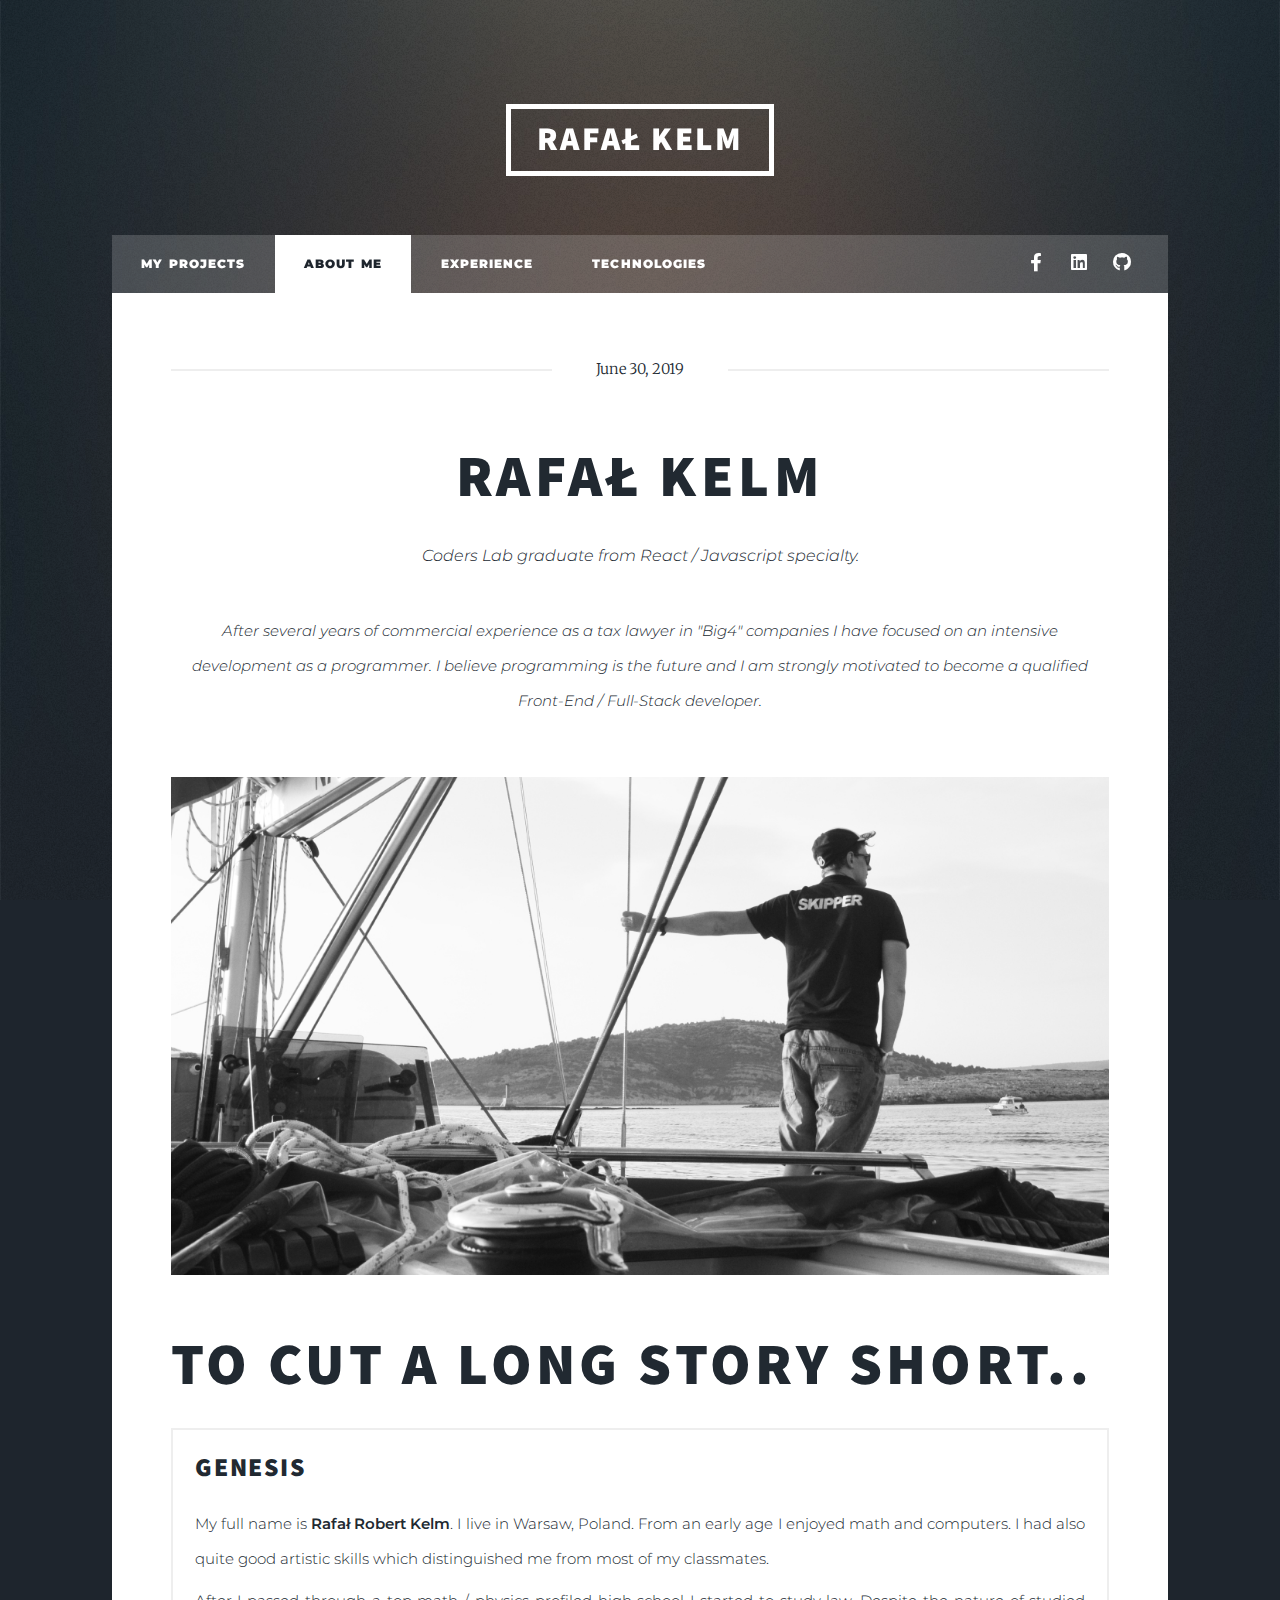
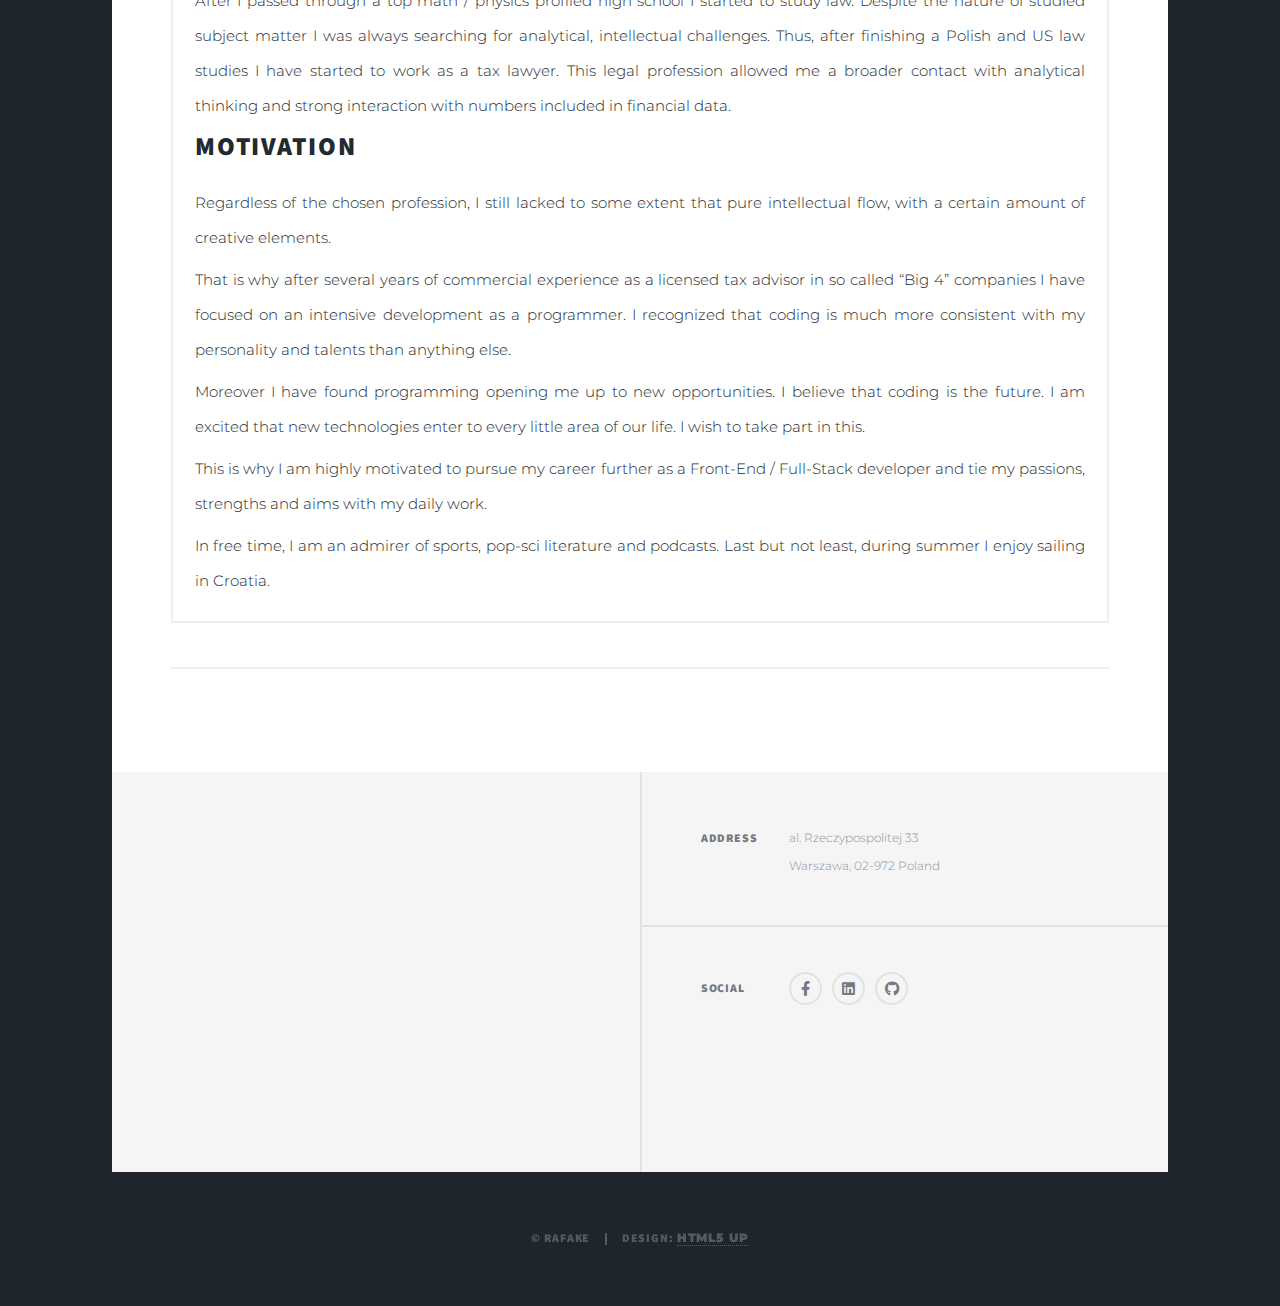
<file: about-me.html>
<!DOCTYPE HTML>
<!--
	Massively by HTML5 UP
	html5up.net | @ajlkn
	Free for personal and commercial use under the CCA 3.0 license (html5up.net/license)
-->
<html>
	<head>
		<title>About me</title>
		<meta charset="utf-8" />
		<meta name="viewport" content="width=device-width, initial-scale=1, user-scalable=no" />
		<link rel="stylesheet" href="assets/css/main.css" />
		<link rel="apple-touch-icon" sizes="180x180" href="/apple-touch-icon.png">
		<link rel="icon" type="image/png" sizes="32x32" href="/favicon-32x32.png">
		<link rel="icon" type="image/png" sizes="16x16" href="/favicon-16x16.png">
		<link rel="manifest" href="/site.webmanifest">
		<link href="https://fonts.googleapis.com/css?family=Kalam|Montserrat:400,500,700&display=swap&subset=latin-ext" rel="stylesheet">
		<noscript><link rel="stylesheet" href="assets/css/noscript.css" /></noscript>
	</head>
	<body class="is-preload">

		<!-- Wrapper -->
			<div id="wrapper">

				<!-- Header -->
					<header id="header">
						<a href="index.html" class="logo">Rafał Kelm</a>
					</header>

				<!-- Nav -->
					<nav id="nav">
						<ul class="links">
							<li><a href="index.html">My projects</a></li>
							<li class="active"><a href="about-me.html">About me</a></li>
							<li><a href="experience.html">Experience</a></li>
							<li><a href="technologies.html">Technologies</a></li>

						</ul>
						<ul class="icons">
							<li><a href="https://www.facebook.com/rafal.kelm" class="icon brands fa-facebook-f" target="_blank"><span class="label">Facebook</span></a></li>
							<li><a href="https://www.linkedin.com/in/rafa%C5%82-robert-kelm-ba857b37/" class="icon brands fa-linkedin" target="_blank"><span class="label">Instagram</span></a></li>
							<li><a href="https://github.com/rafake" class="icon brands fa-github" target="_blank"><span class="label">GitHub</span></a></li>
						</ul>
					</nav>

				<!-- Main -->
					<div id="main">

						<!-- Post -->
							<section class="post">
								<header class="major">
									<span class="date">June 30, 2019</span>
									<h1>Rafał Kelm<br />
									</h1>
									<p>Coders Lab graduate from React / Javascript specialty.</p>
									<br/>
									<p>After several years of commercial experience as a tax lawyer in "Big4" companies I have focused on an intensive development as a programmer. I believe programming is the future and I am strongly motivated to become a qualified Front-End / Full-Stack developer. </p>
								</header>
								<div class="image main"><img src="./images/aboutme.jpg" alt="my photo from sailing" /></div>
								<!-- Box -->
								<h1>To cut a long story short..</h1>
								<div class="box">
									<h2>GENESIS</h2>
									<p>My full name is <strong>Rafał Robert Kelm</strong>. I live in Warsaw, Poland. From an early age I enjoyed math and computers. I had also quite good artistic skills which distinguished me from most of my classmates.</p>
									<p>After I passed through a top math / physics profiled high school I started to study law. Despite the nature of studied subject matter I was always searching for analytical, intellectual challenges. Thus, after finishing a Polish and US law studies I have started to work as a tax lawyer. This legal profession allowed me a broader contact with analytical thinking and strong interaction with numbers included in financial data. </p>
									<h2>MOTIVATION</h2>
										<p>Regardless of the chosen profession, I still lacked to some extent that pure intellectual flow, with a certain amount of creative elements.</p>
									<p>That is why after several years of commercial experience as a licensed tax advisor in so called “Big 4” companies I have focused on an intensive development as a programmer. I recognized that coding is much more consistent with my personality and talents than anything else. </p>
									<p>Moreover I have found programming opening me up to new opportunities. I believe that coding is the future. I am excited that new technologies enter to every little area of our life. I wish to take part in this.</p>
									<p>This is why I am highly motivated to pursue my career further as a Front-End / Full-Stack developer and tie my passions, strengths and aims with my daily work.</p>
									<p>In free time, I am an admirer of sports, pop-sci literature and podcasts. Last but not least, during summer I enjoy sailing in Croatia.</p>

								</div>

								<hr />


							</section>
						<!-- Post -->
<!--						<section class="post">-->
<!--							<header class="major">-->
<!--								<h3>Classic meme to underline my sense of humour</h3>-->
<!--							</header>-->
<!--							<div class="image main"><img src="./images/use-the-force-git-push-f.jpg" alt="my photo from sailing" /></div>-->


<!--						</section>-->

					</div>

				<!-- Footer -->
				<footer id="footer">
					<section class="map">
						<iframe src="https://www.google.com/maps/embed?pb=!1m18!1m12!1m3!1d2447.0950116178956!2d21.06560171648953!3d52.16896597974932!2m3!1f0!2f0!3f0!3m2!1i1024!2i768!4f13.1!3m3!1m2!1s0x47192d5954c32549%3A0xd29ae4bd629133dd!2sAleja+Rzeczypospolitej+33%2C+02-765+Warszawa!5e0!3m2!1spl!2spl!4v1561844953069!5m2!1spl!2spl" frameborder="0" style="border:0" allowfullscreen></iframe>
					</section>
					<section class="split contact">
						<section class="alt">
							<h3>Address</h3>
							<p>al. Rzeczypospolitej 33<br />
								Warszawa, 02-972 Poland</p>
						</section>

						<section>
							<h3>Social</h3>
							<ul class="icons alt">
								<!--									<li><a href="#" class="icon brands alt fa-twitter"><span class="label">Twitter</span></a></li>-->
								<li><a href="https://www.facebook.com/rafal.kelm" class="icon brands alt fa-facebook-f" target="_blank"><span class="label">Facebook</span></a></li>
								<li><a href="https://www.linkedin.com/in/rafa%C5%82-robert-kelm-ba857b37/" class="icon brands alt fa-linkedin" target="_blank"><span class="label">Instagram</span></a></li>
								<li><a href="https://github.com/rafake" class="icon brands alt fa-github" target="_blank"><span class="label">GitHub</span></a></li>
							</ul>
						</section>
					</section>
				</footer>
				<!-- Copyright -->
					<div id="copyright">
						<ul><li>&copy; Rafake</li><li>Design: <a href="https://html5up.net">HTML5 UP</a></li></ul>
					</div>

			</div>

		<!-- Scripts -->
			<script src="assets/js/jquery.min.js"></script>
			<script src="assets/js/jquery.scrollex.min.js"></script>
			<script src="assets/js/jquery.scrolly.min.js"></script>
			<script src="assets/js/browser.min.js"></script>
			<script src="assets/js/breakpoints.min.js"></script>
			<script src="assets/js/util.js"></script>
			<script src="assets/js/main.js"></script>

	</body>
</html>
</file>
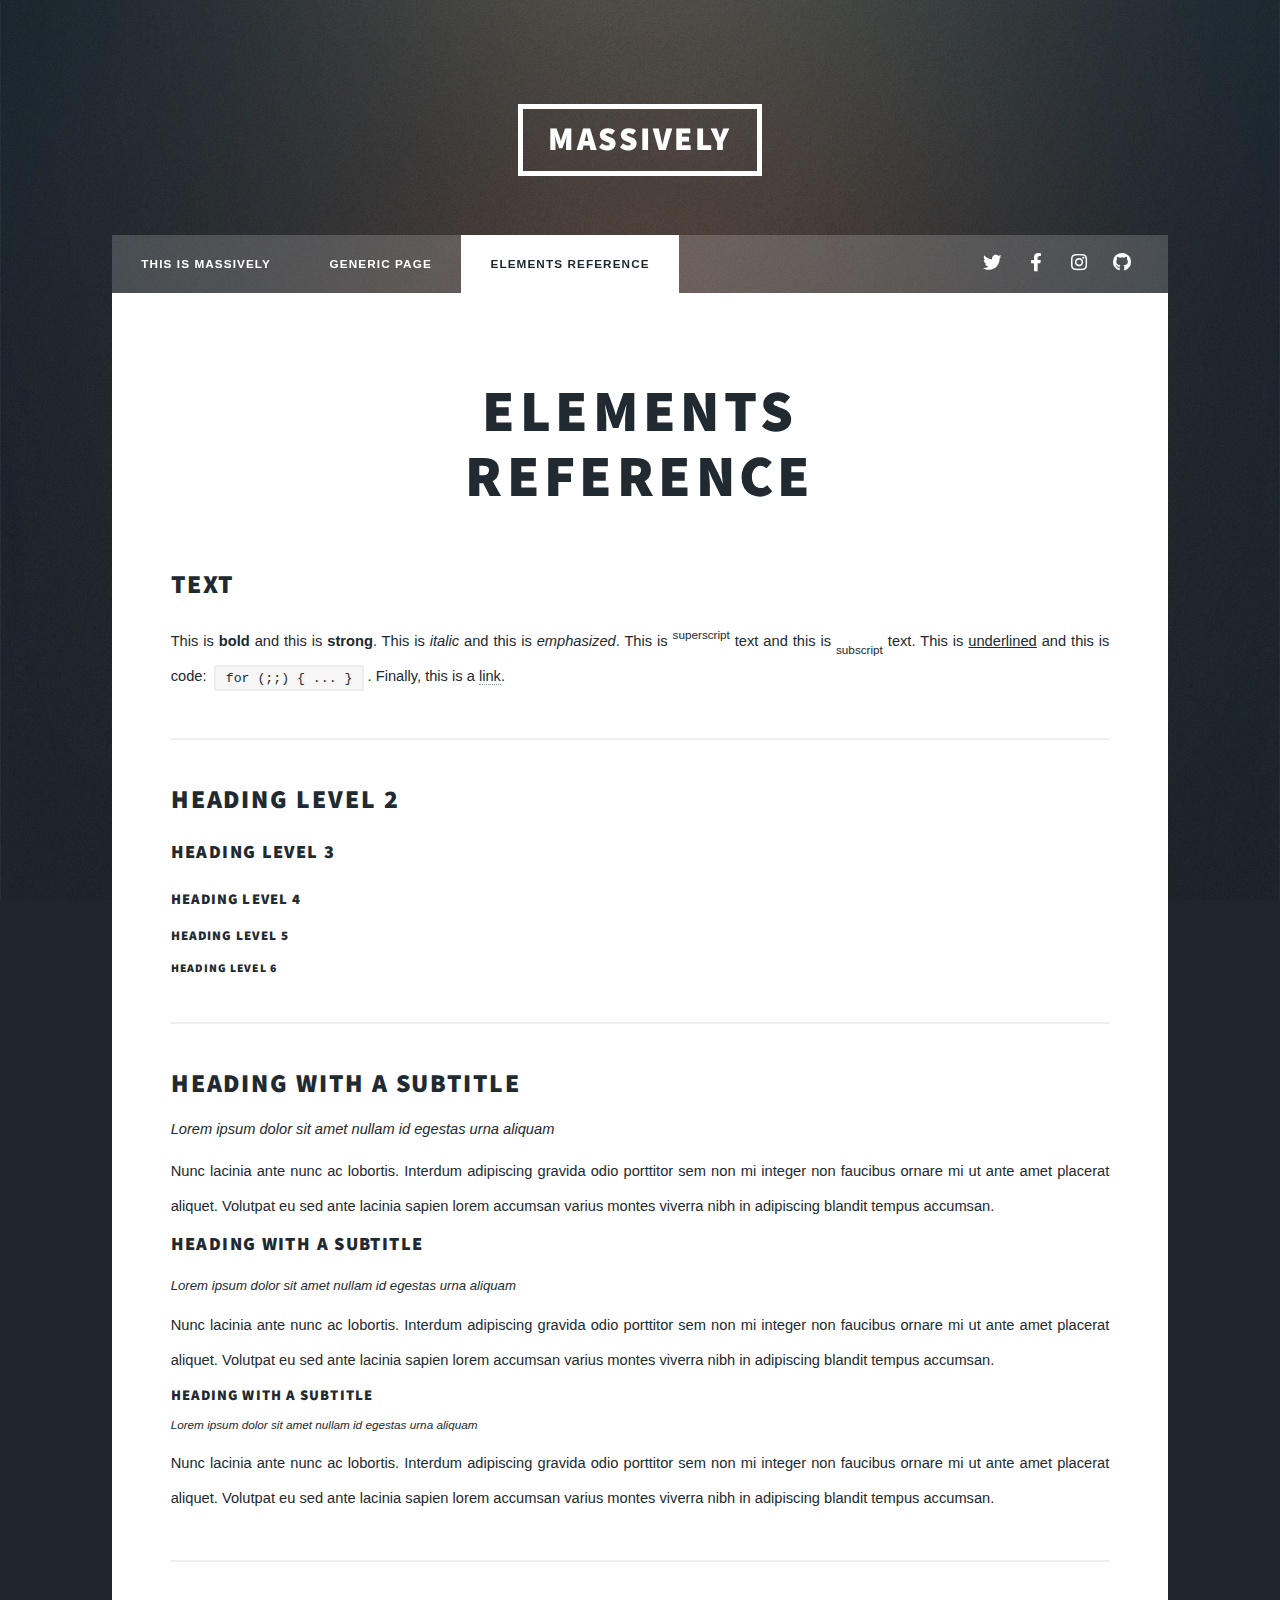
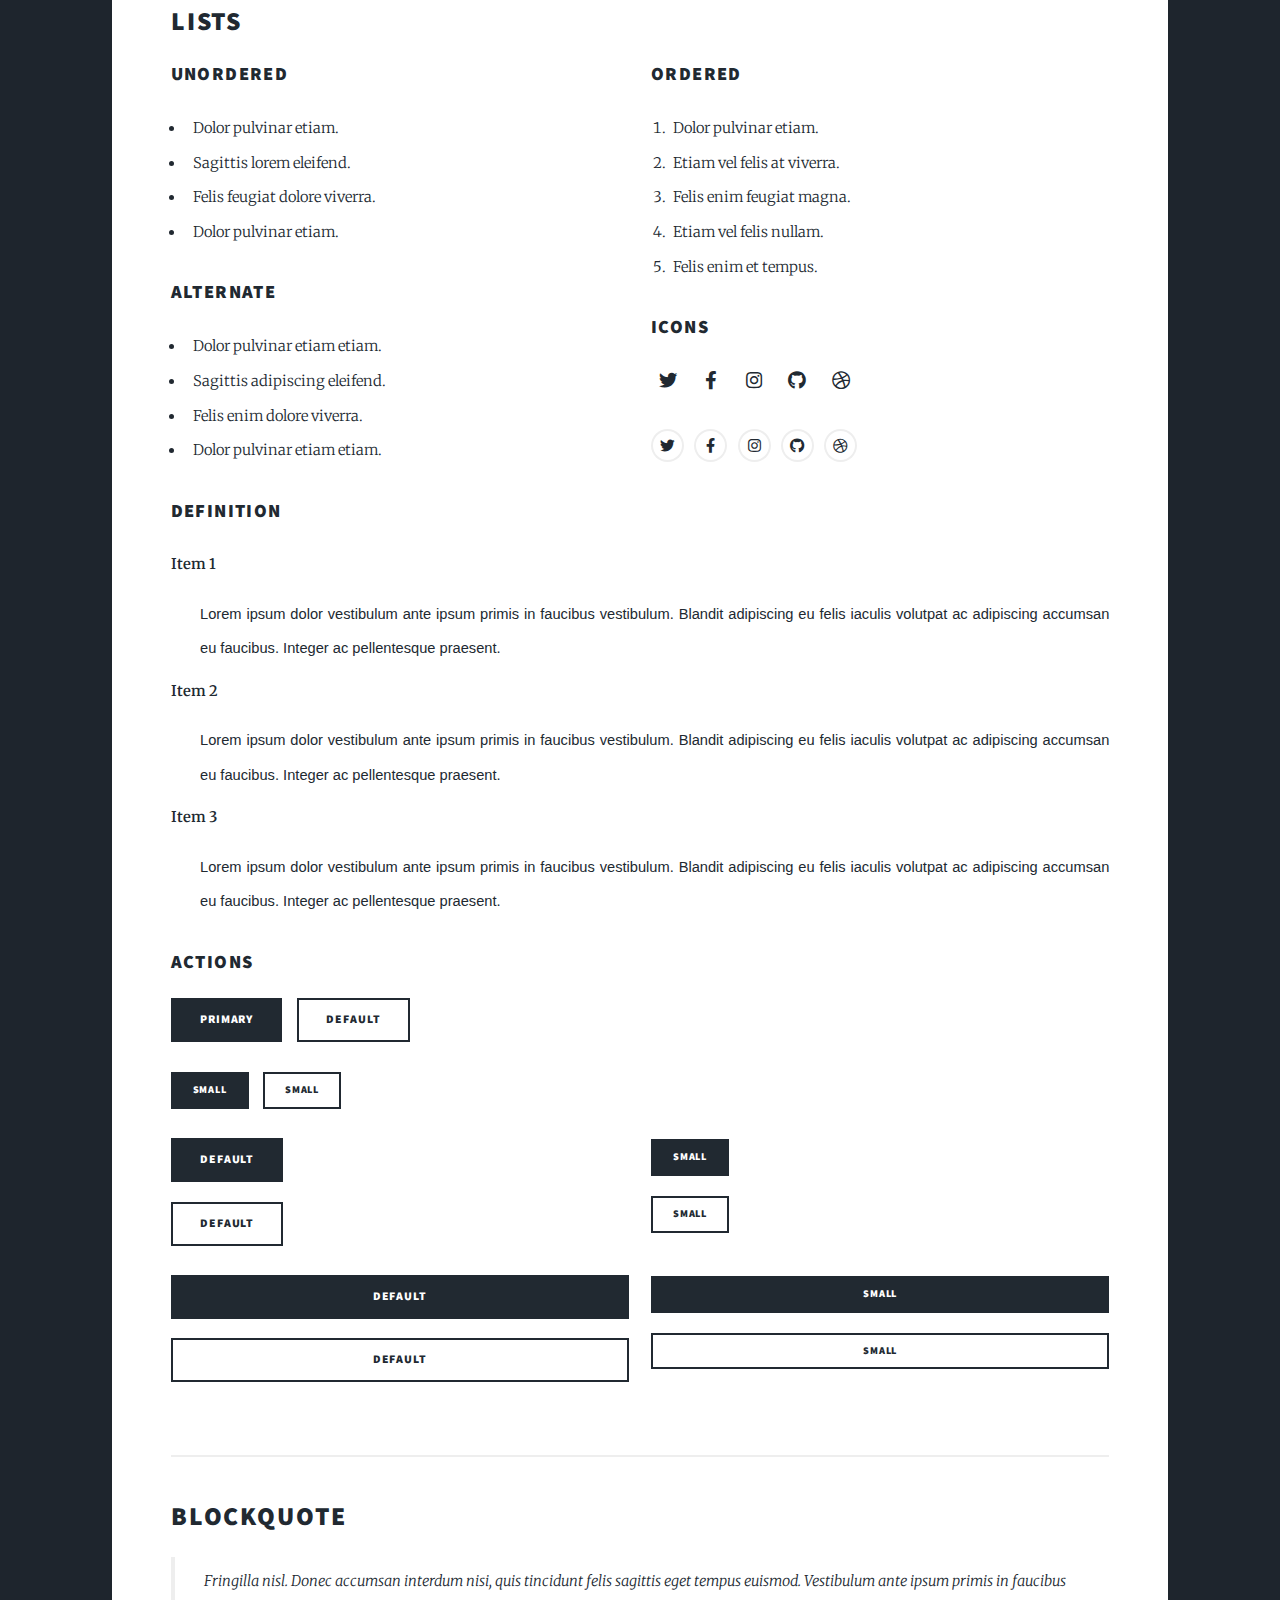
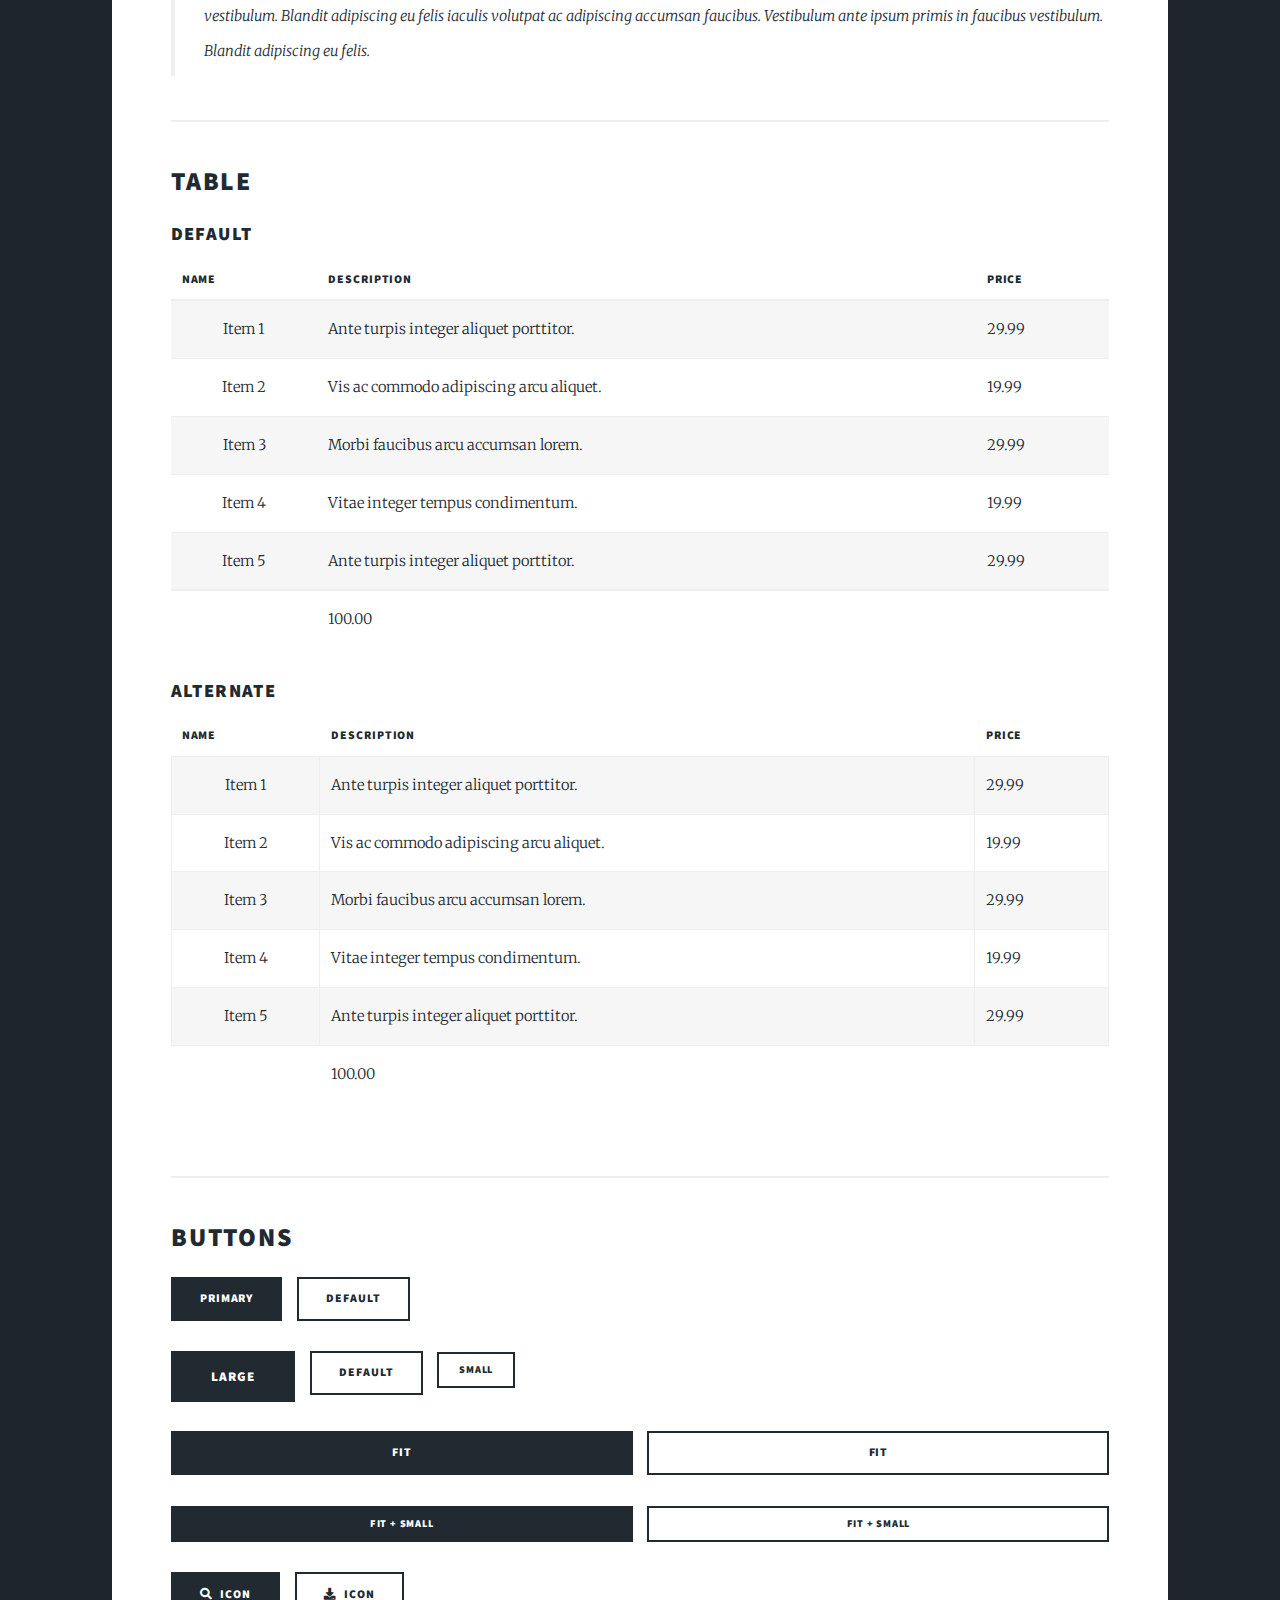
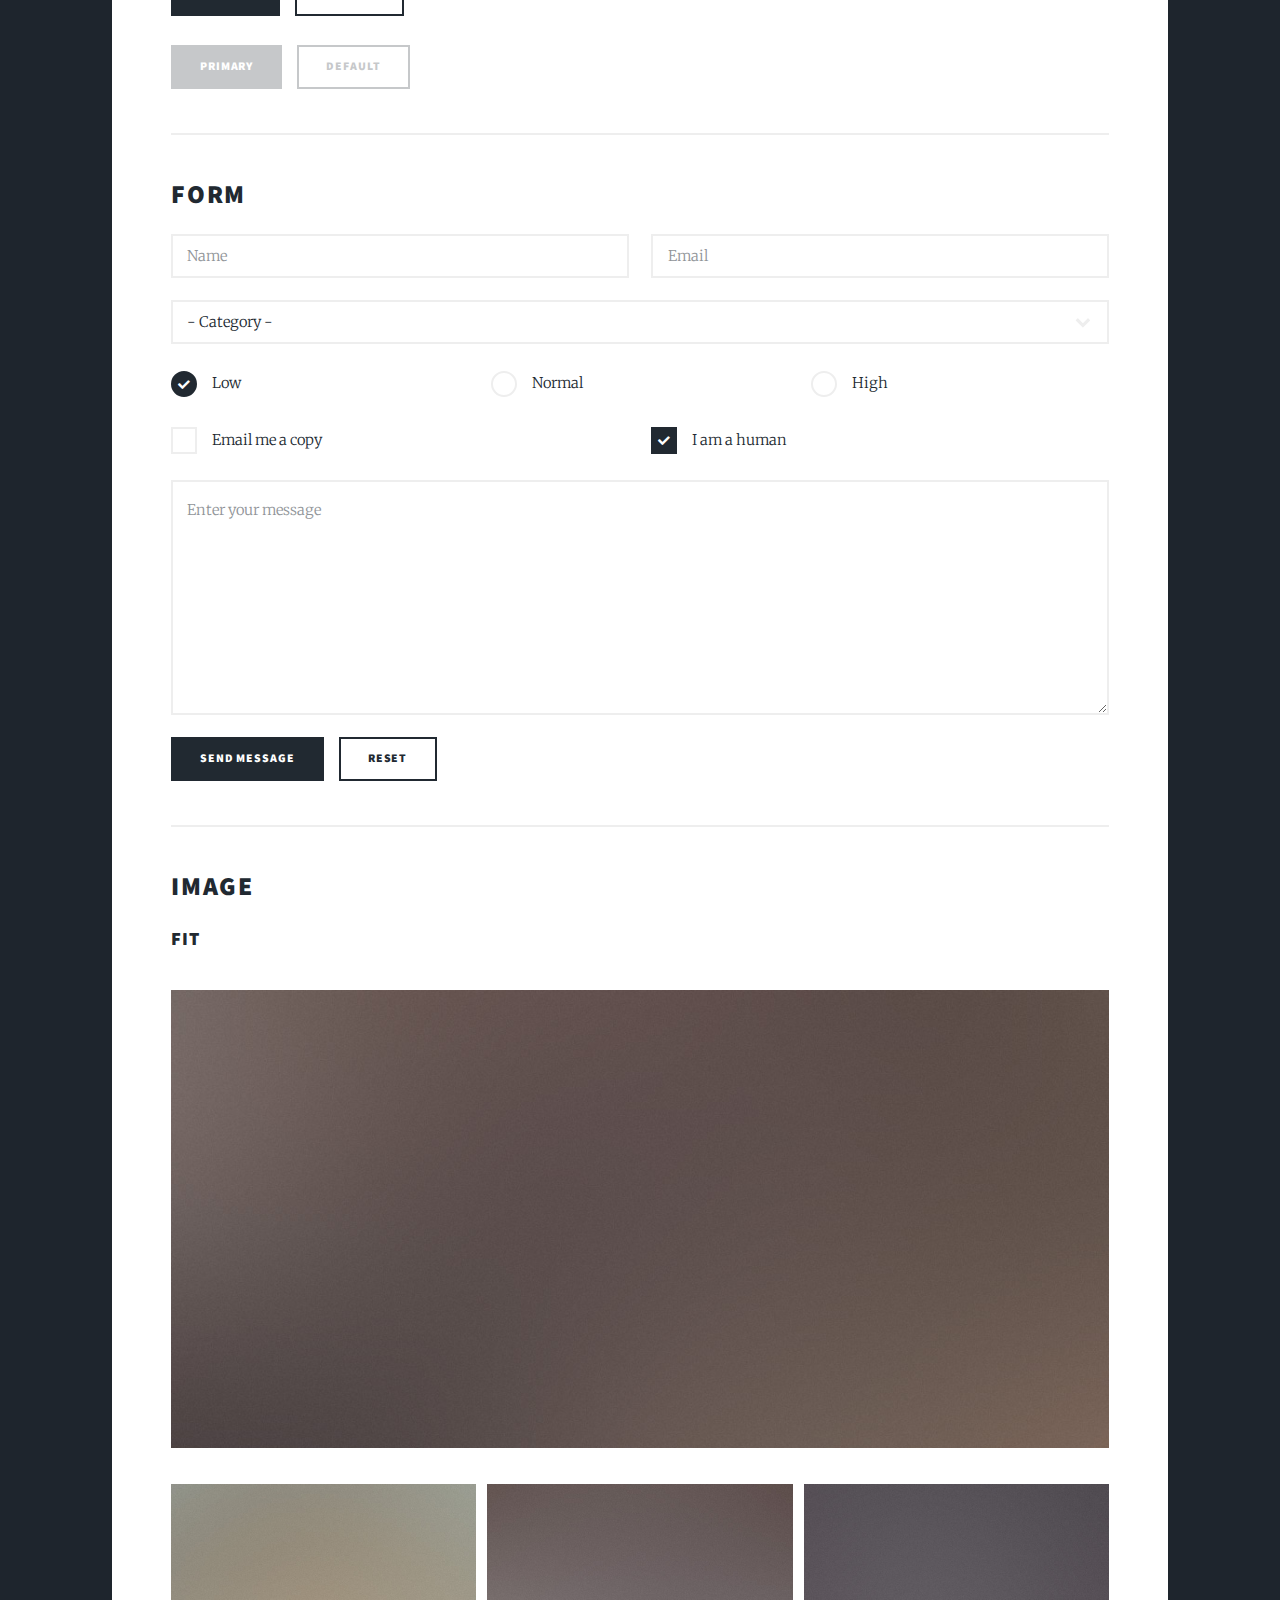
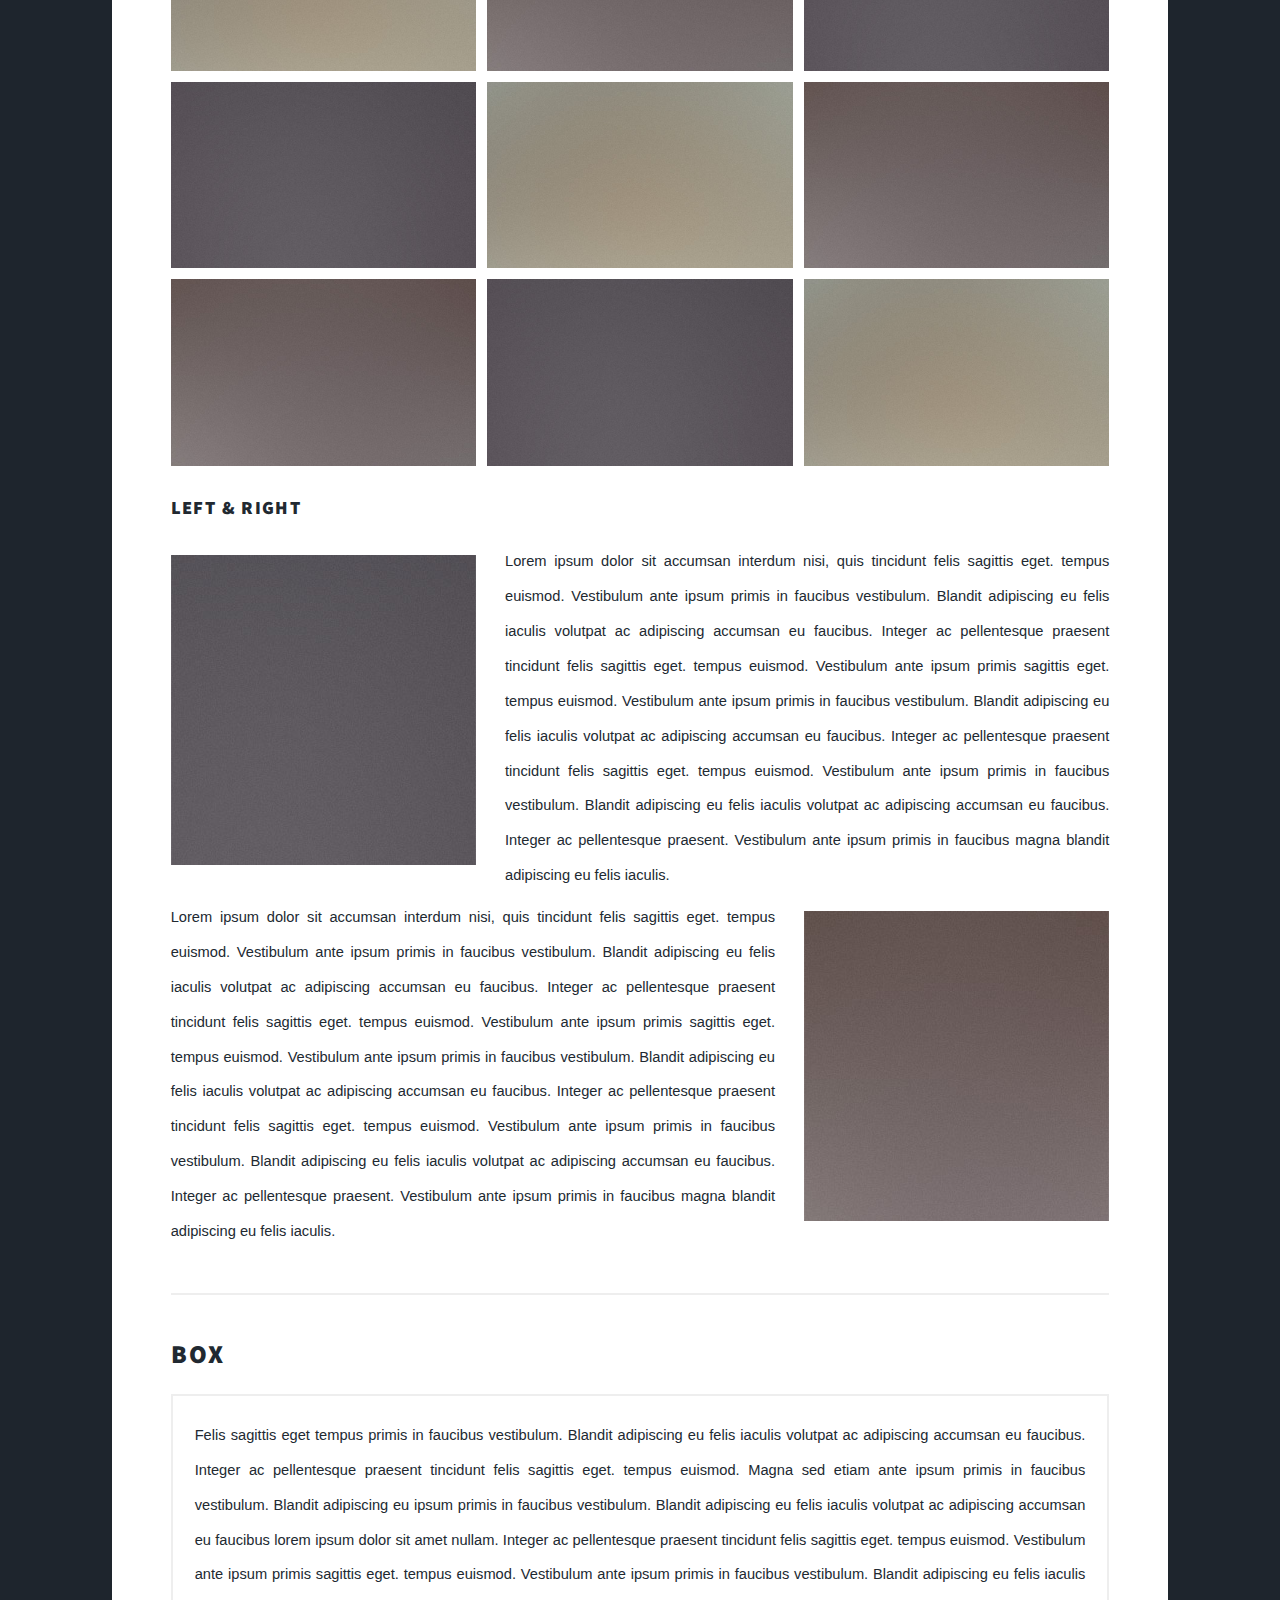
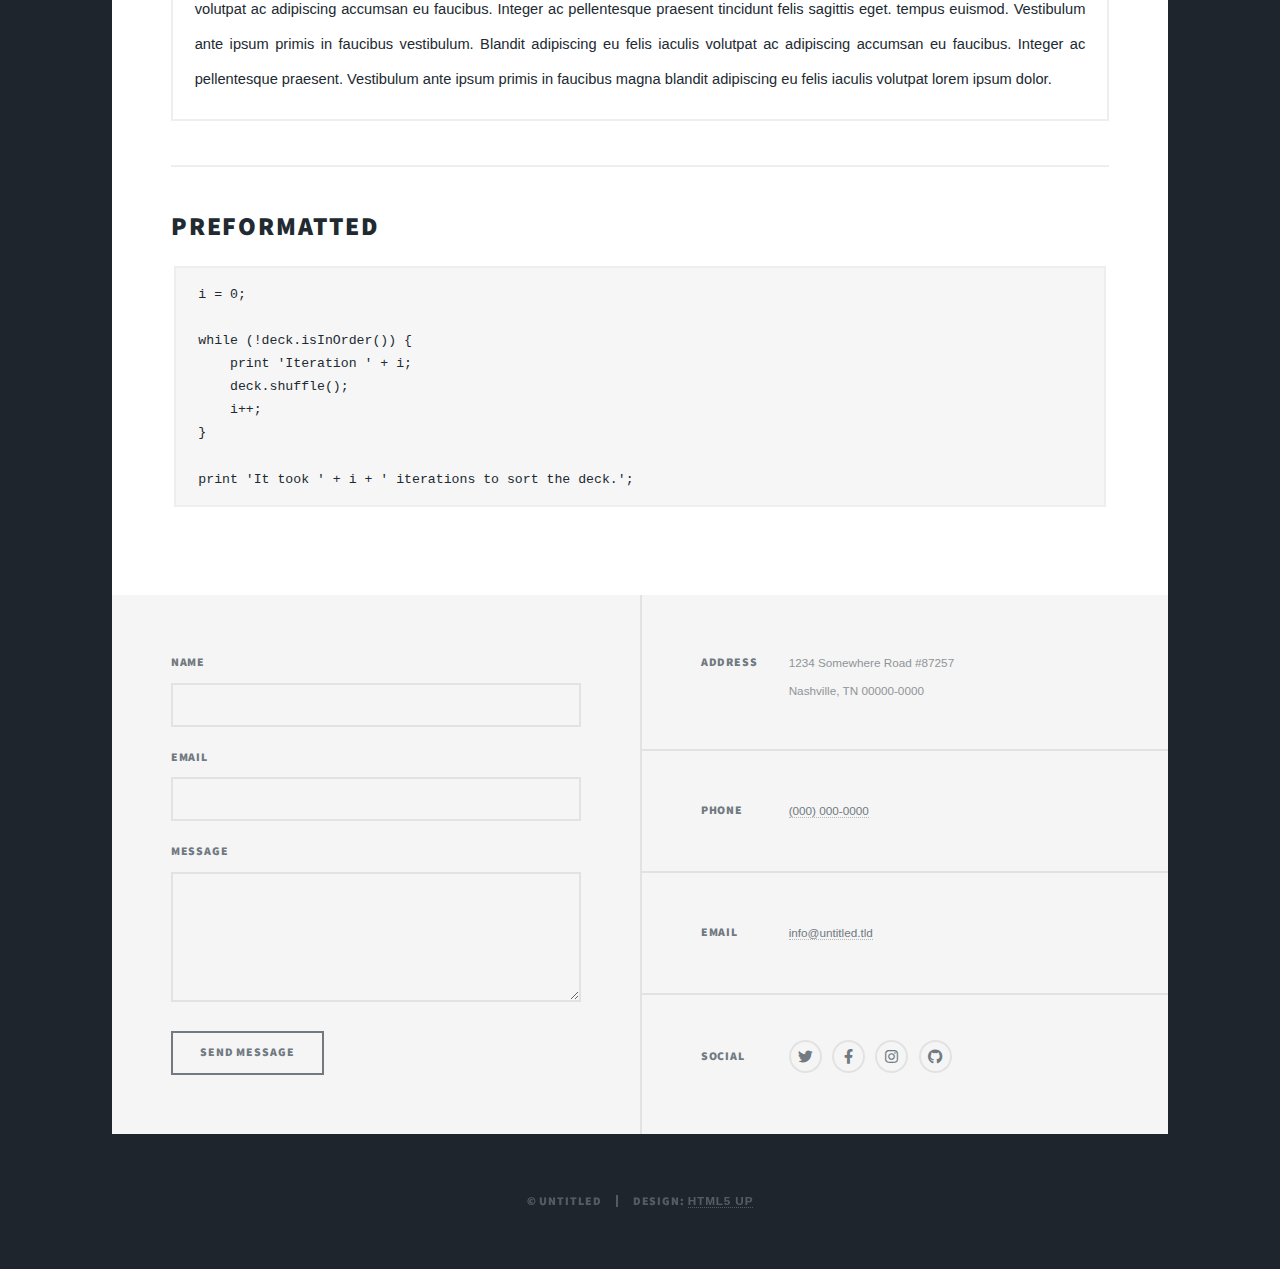
<file: elements.html>
<!DOCTYPE HTML>
<!--
	Massively by HTML5 UP
	html5up.net | @ajlkn
	Free for personal and commercial use under the CCA 3.0 license (html5up.net/license)
-->
<html>
	<head>
		<title>Elements Reference - Massively by HTML5 UP</title>
		<meta charset="utf-8" />
		<meta name="viewport" content="width=device-width, initial-scale=1, user-scalable=no" />
		<link rel="stylesheet" href="assets/css/main.css" />
		<noscript><link rel="stylesheet" href="assets/css/noscript.css" /></noscript>
	</head>
	<body class="is-preload">

		<!-- Wrapper -->
			<div id="wrapper">

				<!-- Header -->
					<header id="header">
						<a href="index.html" class="logo">Massively</a>
					</header>

				<!-- Nav -->
					<nav id="nav">
						<ul class="links">
							<li><a href="index.html">This is Massively</a></li>
							<li><a href="about-me.html">Generic Page</a></li>
							<li class="active"><a href="elements.html">Elements Reference</a></li>
						</ul>
						<ul class="icons">
							<li><a href="#" class="icon brands fa-twitter"><span class="label">Twitter</span></a></li>
							<li><a href="#" class="icon brands fa-facebook-f"><span class="label">Facebook</span></a></li>
							<li><a href="#" class="icon brands fa-instagram"><span class="label">Instagram</span></a></li>
							<li><a href="#" class="icon brands fa-github"><span class="label">GitHub</span></a></li>
						</ul>
					</nav>

				<!-- Main -->
					<div id="main">

						<!-- Post -->
							<section class="post">
								<header class="major">
									<h1>Elements<br />
									Reference</h1>
								</header>

								<!-- Text stuff -->
									<h2>Text</h2>
									<p>This is <b>bold</b> and this is <strong>strong</strong>. This is <i>italic</i> and this is <em>emphasized</em>.
									This is <sup>superscript</sup> text and this is <sub>subscript</sub> text.
									This is <u>underlined</u> and this is code: <code>for (;;) { ... }</code>.
									Finally, this is a <a href="#">link</a>.</p>
									<hr />
									<h2>Heading Level 2</h2>
									<h3>Heading Level 3</h3>
									<h4>Heading Level 4</h4>
									<h5>Heading Level 5</h5>
									<h6>Heading Level 6</h6>
									<hr />
									<header>
										<h2>Heading with a Subtitle</h2>
										<p>Lorem ipsum dolor sit amet nullam id egestas urna aliquam</p>
									</header>
									<p>Nunc lacinia ante nunc ac lobortis. Interdum adipiscing gravida odio porttitor sem non mi integer non faucibus ornare mi ut ante amet placerat aliquet. Volutpat eu sed ante lacinia sapien lorem accumsan varius montes viverra nibh in adipiscing blandit tempus accumsan.</p>
									<header>
										<h3>Heading with a Subtitle</h3>
										<p>Lorem ipsum dolor sit amet nullam id egestas urna aliquam</p>
									</header>
									<p>Nunc lacinia ante nunc ac lobortis. Interdum adipiscing gravida odio porttitor sem non mi integer non faucibus ornare mi ut ante amet placerat aliquet. Volutpat eu sed ante lacinia sapien lorem accumsan varius montes viverra nibh in adipiscing blandit tempus accumsan.</p>
									<header>
										<h4>Heading with a Subtitle</h4>
										<p>Lorem ipsum dolor sit amet nullam id egestas urna aliquam</p>
									</header>
									<p>Nunc lacinia ante nunc ac lobortis. Interdum adipiscing gravida odio porttitor sem non mi integer non faucibus ornare mi ut ante amet placerat aliquet. Volutpat eu sed ante lacinia sapien lorem accumsan varius montes viverra nibh in adipiscing blandit tempus accumsan.</p>

									<hr />

								<!-- Lists -->
									<h2>Lists</h2>
									<div class="row">
										<div class="col-6 col-12-small">

											<h3>Unordered</h3>
											<ul>
												<li>Dolor pulvinar etiam.</li>
												<li>Sagittis lorem eleifend.</li>
												<li>Felis feugiat dolore viverra.</li>
												<li>Dolor pulvinar etiam.</li>
											</ul>

											<h3>Alternate</h3>
											<ul class="alt">
												<li>Dolor pulvinar etiam etiam.</li>
												<li>Sagittis adipiscing eleifend.</li>
												<li>Felis enim dolore viverra.</li>
												<li>Dolor pulvinar etiam etiam.</li>
											</ul>

										</div>
										<div class="col-6 col-12-small">

											<h3>Ordered</h3>
											<ol>
												<li>Dolor pulvinar etiam.</li>
												<li>Etiam vel felis at viverra.</li>
												<li>Felis enim feugiat magna.</li>
												<li>Etiam vel felis nullam.</li>
												<li>Felis enim et tempus.</li>
											</ol>

											<h3>Icons</h3>
											<ul class="icons">
												<li><a href="#" class="icon brands fa-twitter"><span class="label">Twitter</span></a></li>
												<li><a href="#" class="icon brands fa-facebook-f"><span class="label">Facebook</span></a></li>
												<li><a href="#" class="icon brands fa-instagram"><span class="label">Instagram</span></a></li>
												<li><a href="#" class="icon brands fa-github"><span class="label">Github</span></a></li>
												<li><a href="#" class="icon brands fa-dribbble"><span class="label">Dribbble</span></a></li>
											</ul>
											<ul class="icons alt">
												<li><a href="#" class="icon brands alt fa-twitter"><span class="label">Twitter</span></a></li>
												<li><a href="#" class="icon brands alt fa-facebook-f"><span class="label">Facebook</span></a></li>
												<li><a href="#" class="icon brands alt fa-instagram"><span class="label">Instagram</span></a></li>
												<li><a href="#" class="icon brands alt fa-github"><span class="label">Github</span></a></li>
												<li><a href="#" class="icon brands alt fa-dribbble"><span class="label">Dribbble</span></a></li>
											</ul>

										</div>
									</div>
									<h3>Definition</h3>
									<dl>
										<dt>Item 1</dt>
										<dd>
											<p>Lorem ipsum dolor vestibulum ante ipsum primis in faucibus vestibulum. Blandit adipiscing eu felis iaculis volutpat ac adipiscing accumsan eu faucibus. Integer ac pellentesque praesent.</p>
										</dd>
										<dt>Item 2</dt>
										<dd>
											<p>Lorem ipsum dolor vestibulum ante ipsum primis in faucibus vestibulum. Blandit adipiscing eu felis iaculis volutpat ac adipiscing accumsan eu faucibus. Integer ac pellentesque praesent.</p>
										</dd>
										<dt>Item 3</dt>
										<dd>
											<p>Lorem ipsum dolor vestibulum ante ipsum primis in faucibus vestibulum. Blandit adipiscing eu felis iaculis volutpat ac adipiscing accumsan eu faucibus. Integer ac pellentesque praesent.</p>
										</dd>
									</dl>

									<h3>Actions</h3>
									<ul class="actions">
										<li><a href="#" class="button primary">Primary</a></li>
										<li><a href="#" class="button">Default</a></li>
									</ul>
									<ul class="actions small">
										<li><a href="#" class="button primary small">Small</a></li>
										<li><a href="#" class="button small">Small</a></li>
									</ul>
									<div class="row">
										<div class="col-6 col-12-small">
											<ul class="actions stacked">
												<li><a href="#" class="button primary">Default</a></li>
												<li><a href="#" class="button">Default</a></li>
											</ul>
										</div>
										<div class="col-6 col-12-small">
											<ul class="actions stacked">
												<li><a href="#" class="button primary small">Small</a></li>
												<li><a href="#" class="button small">Small</a></li>
											</ul>
										</div>
									</div>
									<div class="row">
										<div class="col-6 col-12-small">
											<ul class="actions stacked">
												<li><a href="#" class="button primary fit">Default</a></li>
												<li><a href="#" class="button fit">Default</a></li>
											</ul>
										</div>
										<div class="col-6 col-12-small">
											<ul class="actions stacked">
												<li><a href="#" class="button primary small fit">Small</a></li>
												<li><a href="#" class="button small fit">Small</a></li>
											</ul>
										</div>
									</div>

									<hr />

								<!-- Blockquote -->
									<h2>Blockquote</h2>
									<blockquote>Fringilla nisl. Donec accumsan interdum nisi, quis tincidunt felis sagittis eget tempus euismod. Vestibulum ante ipsum primis in faucibus vestibulum. Blandit adipiscing eu felis iaculis volutpat ac adipiscing accumsan faucibus. Vestibulum ante ipsum primis in faucibus vestibulum. Blandit adipiscing eu felis.</blockquote>

									<hr />

								<!-- Table -->
									<h2>Table</h2>

									<h3>Default</h3>
									<div class="table-wrapper">
										<table>
											<thead>
												<tr>
													<th>Name</th>
													<th>Description</th>
													<th>Price</th>
												</tr>
											</thead>
											<tbody>
												<tr>
													<td>Item 1</td>
													<td>Ante turpis integer aliquet porttitor.</td>
													<td>29.99</td>
												</tr>
												<tr>
													<td>Item 2</td>
													<td>Vis ac commodo adipiscing arcu aliquet.</td>
													<td>19.99</td>
												</tr>
												<tr>
													<td>Item 3</td>
													<td> Morbi faucibus arcu accumsan lorem.</td>
													<td>29.99</td>
												</tr>
												<tr>
													<td>Item 4</td>
													<td>Vitae integer tempus condimentum.</td>
													<td>19.99</td>
												</tr>
												<tr>
													<td>Item 5</td>
													<td>Ante turpis integer aliquet porttitor.</td>
													<td>29.99</td>
												</tr>
											</tbody>
											<tfoot>
												<tr>
													<td colspan="2"></td>
													<td>100.00</td>
												</tr>
											</tfoot>
										</table>
									</div>

									<h3>Alternate</h3>
									<div class="table-wrapper">
										<table class="alt">
											<thead>
												<tr>
													<th>Name</th>
													<th>Description</th>
													<th>Price</th>
												</tr>
											</thead>
											<tbody>
												<tr>
													<td>Item 1</td>
													<td>Ante turpis integer aliquet porttitor.</td>
													<td>29.99</td>
												</tr>
												<tr>
													<td>Item 2</td>
													<td>Vis ac commodo adipiscing arcu aliquet.</td>
													<td>19.99</td>
												</tr>
												<tr>
													<td>Item 3</td>
													<td> Morbi faucibus arcu accumsan lorem.</td>
													<td>29.99</td>
												</tr>
												<tr>
													<td>Item 4</td>
													<td>Vitae integer tempus condimentum.</td>
													<td>19.99</td>
												</tr>
												<tr>
													<td>Item 5</td>
													<td>Ante turpis integer aliquet porttitor.</td>
													<td>29.99</td>
												</tr>
											</tbody>
											<tfoot>
												<tr>
													<td colspan="2"></td>
													<td>100.00</td>
												</tr>
											</tfoot>
										</table>
									</div>

									<hr />

								<!-- Buttons -->
									<h2>Buttons</h2>
									<ul class="actions">
										<li><a href="#" class="button primary">Primary</a></li>
										<li><a href="#" class="button">Default</a></li>
									</ul>
									<ul class="actions">
										<li><a href="#" class="button primary large">Large</a></li>
										<li><a href="#" class="button">Default</a></li>
										<li><a href="#" class="button small">Small</a></li>
									</ul>
									<ul class="actions fit">
										<li><a href="#" class="button primary fit">Fit</a></li>
										<li><a href="#" class="button fit">Fit</a></li>
									</ul>
									<ul class="actions fit small">
										<li><a href="#" class="button primary fit small">Fit + Small</a></li>
										<li><a href="#" class="button fit small">Fit + Small</a></li>
									</ul>
									<ul class="actions">
										<li><a href="#" class="button primary icon solid fa-search">Icon</a></li>
										<li><a href="#" class="button icon solid fa-download">Icon</a></li>
									</ul>
									<ul class="actions">
										<li><span class="button primary disabled">Primary</span></li>
										<li><span class="button disabled">Default</span></li>
									</ul>

									<hr />

								<!-- Form -->
									<h2>Form</h2>

									<form method="post" action="#">
										<div class="row gtr-uniform">
											<div class="col-6 col-12-xsmall">
												<input type="text" name="demo-name" id="demo-name" value="" placeholder="Name" />
											</div>
											<div class="col-6 col-12-xsmall">
												<input type="email" name="demo-email" id="demo-email" value="" placeholder="Email" />
											</div>
											<!-- Break -->
											<div class="col-12">
												<select name="demo-category" id="demo-category">
													<option value="">- Category -</option>
													<option value="1">Manufacturing</option>
													<option value="1">Shipping</option>
													<option value="1">Administration</option>
													<option value="1">Human Resources</option>
												</select>
											</div>
											<!-- Break -->
											<div class="col-4 col-12-small">
												<input type="radio" id="demo-priority-low" name="demo-priority" checked>
												<label for="demo-priority-low">Low</label>
											</div>
											<div class="col-4 col-12-small">
												<input type="radio" id="demo-priority-normal" name="demo-priority">
												<label for="demo-priority-normal">Normal</label>
											</div>
											<div class="col-4 col-12-small">
												<input type="radio" id="demo-priority-high" name="demo-priority">
												<label for="demo-priority-high">High</label>
											</div>
											<!-- Break -->
											<div class="col-6 col-12-small">
												<input type="checkbox" id="demo-copy" name="demo-copy">
												<label for="demo-copy">Email me a copy</label>
											</div>
											<div class="col-6 col-12-small">
												<input type="checkbox" id="demo-human" name="demo-human" checked>
												<label for="demo-human">I am a human</label>
											</div>
											<!-- Break -->
											<div class="col-12">
												<textarea name="demo-message" id="demo-message" placeholder="Enter your message" rows="6"></textarea>
											</div>
											<!-- Break -->
											<div class="col-12">
												<ul class="actions">
													<li><input type="submit" value="Send Message" class="primary" /></li>
													<li><input type="reset" value="Reset" /></li>
												</ul>
											</div>
										</div>
									</form>

									<hr />

								<!-- Image -->
									<h2>Image</h2>

									<h3>Fit</h3>
									<span class="image fit"><img src="images/pic01.jpg" alt="" /></span>
									<div class="box alt">
										<div class="row gtr-50 gtr-uniform">
											<div class="col-4"><span class="image fit"><img src="images/pic02.jpg" alt="" /></span></div>
											<div class="col-4"><span class="image fit"><img src="images/pic03.jpg" alt="" /></span></div>
											<div class="col-4"><span class="image fit"><img src="images/pic04.jpg" alt="" /></span></div>
											<!-- Break -->
											<div class="col-4"><span class="image fit"><img src="images/pic04.jpg" alt="" /></span></div>
											<div class="col-4"><span class="image fit"><img src="images/pic02.jpg" alt="" /></span></div>
											<div class="col-4"><span class="image fit"><img src="images/pic03.jpg" alt="" /></span></div>
											<!-- Break -->
											<div class="col-4"><span class="image fit"><img src="images/pic03.jpg" alt="" /></span></div>
											<div class="col-4"><span class="image fit"><img src="images/pic04.jpg" alt="" /></span></div>
											<div class="col-4"><span class="image fit"><img src="images/pic02.jpg" alt="" /></span></div>
										</div>
									</div>

									<h3>Left &amp; Right</h3>
									<p><span class="image left"><img src="images/pic08.jpg" alt="" /></span>Lorem ipsum dolor sit accumsan interdum nisi, quis tincidunt felis sagittis eget. tempus euismod. Vestibulum ante ipsum primis in faucibus vestibulum. Blandit adipiscing eu felis iaculis volutpat ac adipiscing accumsan eu faucibus. Integer ac pellentesque praesent tincidunt felis sagittis eget. tempus euismod. Vestibulum ante ipsum primis sagittis eget. tempus euismod. Vestibulum ante ipsum primis in faucibus vestibulum. Blandit adipiscing eu felis iaculis volutpat ac adipiscing accumsan eu faucibus. Integer ac pellentesque praesent tincidunt felis sagittis eget. tempus euismod. Vestibulum ante ipsum primis in faucibus vestibulum. Blandit adipiscing eu felis iaculis volutpat ac adipiscing accumsan eu faucibus. Integer ac pellentesque praesent. Vestibulum ante ipsum primis in faucibus magna blandit adipiscing eu felis iaculis.</p>
									<p><span class="image right"><img src="images/pic09.jpg" alt="" /></span>Lorem ipsum dolor sit accumsan interdum nisi, quis tincidunt felis sagittis eget. tempus euismod. Vestibulum ante ipsum primis in faucibus vestibulum. Blandit adipiscing eu felis iaculis volutpat ac adipiscing accumsan eu faucibus. Integer ac pellentesque praesent tincidunt felis sagittis eget. tempus euismod. Vestibulum ante ipsum primis sagittis eget. tempus euismod. Vestibulum ante ipsum primis in faucibus vestibulum. Blandit adipiscing eu felis iaculis volutpat ac adipiscing accumsan eu faucibus. Integer ac pellentesque praesent tincidunt felis sagittis eget. tempus euismod. Vestibulum ante ipsum primis in faucibus vestibulum. Blandit adipiscing eu felis iaculis volutpat ac adipiscing accumsan eu faucibus. Integer ac pellentesque praesent. Vestibulum ante ipsum primis in faucibus magna blandit adipiscing eu felis iaculis.</p>

									<hr />

								<!-- Box -->
									<h2>Box</h2>
									<div class="box">
										<p>Felis sagittis eget tempus primis in faucibus vestibulum. Blandit adipiscing eu felis iaculis volutpat ac adipiscing accumsan eu faucibus. Integer ac pellentesque praesent tincidunt felis sagittis eget. tempus euismod. Magna sed etiam ante ipsum primis in faucibus vestibulum. Blandit adipiscing eu ipsum primis in faucibus vestibulum. Blandit adipiscing eu felis iaculis volutpat ac adipiscing accumsan eu faucibus lorem ipsum dolor sit amet nullam. Integer ac pellentesque praesent tincidunt felis sagittis eget. tempus euismod. Vestibulum ante ipsum primis sagittis eget. tempus euismod. Vestibulum ante ipsum primis in faucibus vestibulum. Blandit adipiscing eu felis iaculis volutpat ac adipiscing accumsan eu faucibus. Integer ac pellentesque praesent tincidunt felis sagittis eget. tempus euismod. Vestibulum ante ipsum primis in faucibus vestibulum. Blandit adipiscing eu felis iaculis volutpat ac adipiscing accumsan eu faucibus. Integer ac pellentesque praesent. Vestibulum ante ipsum primis in faucibus magna blandit adipiscing eu felis iaculis volutpat lorem ipsum dolor.</p>
									</div>

									<hr />

								<!-- Preformatted Code -->
									<h2>Preformatted</h2>
									<pre><code>i = 0;

while (!deck.isInOrder()) {
    print 'Iteration ' + i;
    deck.shuffle();
    i++;
}

print 'It took ' + i + ' iterations to sort the deck.';
</code></pre>

							</section>

					</div>

				<!-- Footer -->
					<footer id="footer">
						<section>
							<form method="post" action="#">
								<div class="fields">
									<div class="field">
										<label for="name">Name</label>
										<input type="text" name="name" id="name" />
									</div>
									<div class="field">
										<label for="email">Email</label>
										<input type="text" name="email" id="email" />
									</div>
									<div class="field">
										<label for="message">Message</label>
										<textarea name="message" id="message" rows="3"></textarea>
									</div>
								</div>
								<ul class="actions">
									<li><input type="submit" value="Send Message" /></li>
								</ul>
							</form>
						</section>
						<section class="split contact">
							<section class="alt">
								<h3>Address</h3>
								<p>1234 Somewhere Road #87257<br />
								Nashville, TN 00000-0000</p>
							</section>
							<section>
								<h3>Phone</h3>
								<p><a href="#">(000) 000-0000</a></p>
							</section>
							<section>
								<h3>Email</h3>
								<p><a href="#">info@untitled.tld</a></p>
							</section>
							<section>
								<h3>Social</h3>
								<ul class="icons alt">
									<li><a href="#" class="icon brands alt fa-twitter"><span class="label">Twitter</span></a></li>
									<li><a href="#" class="icon brands alt fa-facebook-f"><span class="label">Facebook</span></a></li>
									<li><a href="#" class="icon brands alt fa-instagram"><span class="label">Instagram</span></a></li>
									<li><a href="#" class="icon brands alt fa-github"><span class="label">GitHub</span></a></li>
								</ul>
							</section>
						</section>
					</footer>

				<!-- Copyright -->
					<div id="copyright">
						<ul><li>&copy; Untitled</li><li>Design: <a href="https://html5up.net">HTML5 UP</a></li></ul>
					</div>

			</div>

		<!-- Scripts -->
			<script src="assets/js/jquery.min.js"></script>
			<script src="assets/js/jquery.scrollex.min.js"></script>
			<script src="assets/js/jquery.scrolly.min.js"></script>
			<script src="assets/js/browser.min.js"></script>
			<script src="assets/js/breakpoints.min.js"></script>
			<script src="assets/js/util.js"></script>
			<script src="assets/js/main.js"></script>

	</body>
</html>
</file>
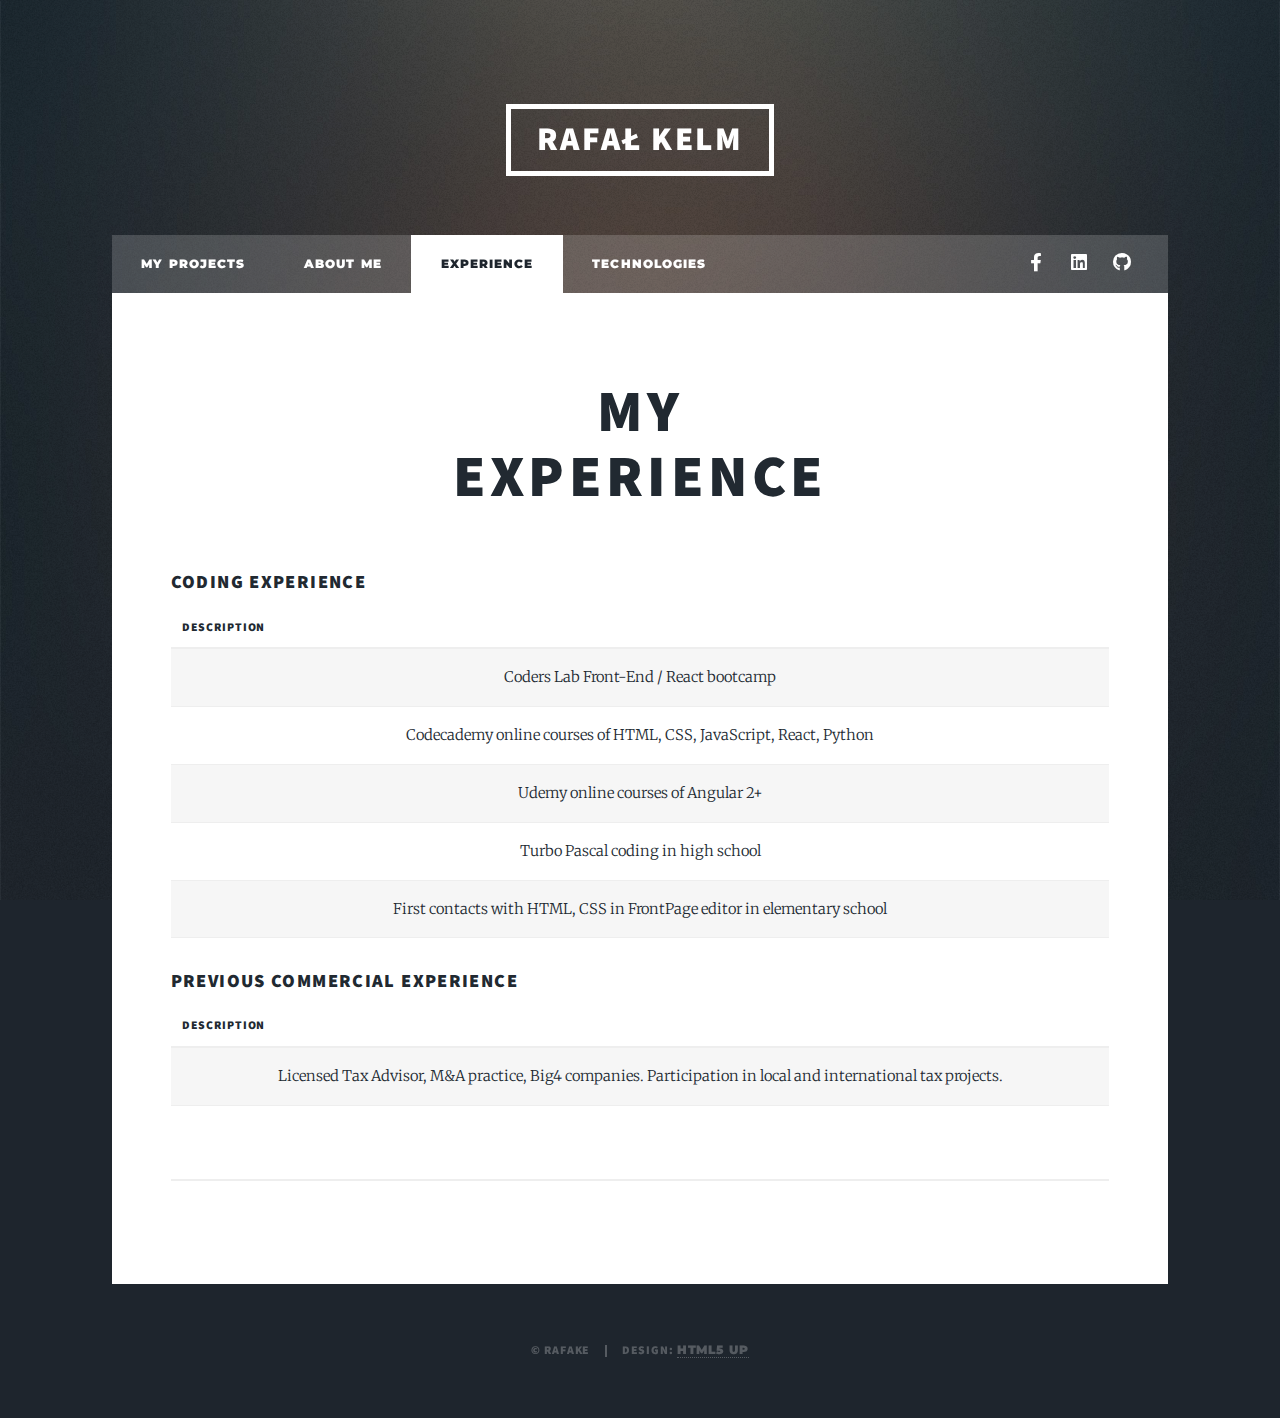
<file: experience.html>
<!DOCTYPE HTML>
<!--
	Massively by HTML5 UP
	html5up.net | @ajlkn
	Free for personal and commercial use under the CCA 3.0 license (html5up.net/license)
-->
<html>
	<head>
		<title>Experience</title>
		<meta charset="utf-8" />
		<meta name="viewport" content="width=device-width, initial-scale=1, user-scalable=no" />
		<link rel=“stylesheet” href=“https://cdn.jsdelivr.net/npm/fontisto@v3.0.4/css/fontisto/fontisto-brands.min.css”>
		<link rel="stylesheet" href="assets/css/main.css" />
		<link rel="apple-touch-icon" sizes="180x180" href="/apple-touch-icon.png">
		<link rel="icon" type="image/png" sizes="32x32" href="/favicon-32x32.png">
		<link rel="icon" type="image/png" sizes="16x16" href="/favicon-16x16.png">
		<link href="https://fonts.googleapis.com/css?family=Kalam|Montserrat:400,500,700&display=swap&subset=latin-ext" rel="stylesheet">
		<link rel="manifest" href="/site.webmanifest">
		<noscript><link rel="stylesheet" href="assets/css/noscript.css" /></noscript>
	</head>
	<body class="is-preload">

		<!-- Wrapper -->
			<div id="wrapper">

				<!-- Header -->
					<header id="header">
						<a href="index.html" class="logo">Rafał Kelm</a>
					</header>

				<!-- Nav -->
					<nav id="nav">
						<ul class="links">
							<li><a href="index.html">My projects</a></li>
							<li><a href="about-me.html">About me</a></li>
<!--							<li class="active"><a href="elements.html">Elements Reference</a></li>-->
							<li class="active"><a href="experience.html">Experience</a></li>
							<li><a href="technologies.html">Technologies</a></li>

						</ul>
						<ul class="icons">
							<li><a href="https://www.facebook.com/rafal.kelm" class="icon brands fa-facebook-f" target="_blank"><span class="label">Facebook</span></a></li>
							<li><a href="https://www.linkedin.com/in/rafa%C5%82-robert-kelm-ba857b37/" class="icon brands fa-linkedin" target="_blank"><span class="label">Instagram</span></a></li>
							<li><a href="https://github.com/rafake" class="icon brands fa-github" target="_blank"><span class="label">GitHub</span></a></li>
						</ul>
					</nav>

				<!-- Main -->
					<div id="main">

						<!-- Post -->
							<section class="post">
								<header class="major">
									<h1>My<br />
									Experience</h1>
								</header>

								<!-- Table -->
<!--									<h2>Table</h2>-->

									<h3>Coding experience</h3>
									<div class="table-wrapper">
										<table>
											<thead>
												<tr>
<!--													<th>Years</th>-->
													<th>Description</th>

												</tr>
											</thead>
											<tbody>
												<tr>
<!--													<td>2019</td>-->
													<td>Coders Lab Front-End / React bootcamp</td>

												</tr>
												<tr>
<!--													<td>2018-2019</td>-->
													<td>Codecademy online courses of HTML, CSS, JavaScript, React, Python</td>

												</tr>
												<tr>
													<!--													<td>2018-2019</td>-->
													<td>Udemy online courses of Angular 2+</td>

												</tr>
												<tr>
<!--													<td>2006</td>-->
													<td>Turbo Pascal coding in high school</td>

												</tr>
												<tr>
<!--													<td>2003</td>-->
													<td>First contacts with HTML, CSS in FrontPage editor in elementary school</td>

												</tr>
											</tbody>
										</table>
									</div>

								<h3>Previous commercial experience</h3>
								<div class="table-wrapper">
									<table>
										<thead>
										<tr>
<!--											<th>Years</th>-->
											<th>Description</th>

										</tr>
										</thead>
										<tbody>
										<tr>
<!--											<td>2010-2018</td>-->
											<td style="text-align: center">Licensed Tax Advisor, M&A practice, Big4 companies. Participation in local and international tax projects.</td>

										</tr>

										</tbody>
									</table>
								</div>

								<hr />



<!--								&lt;!&ndash; Image &ndash;&gt;-->
<!--									<h2>Image</h2>-->

<!--									<h3>Fit</h3>-->
<!--									<span class="image fit"><img src="images/pic01.jpg" alt="" /></span>-->

<!--								&lt;!&ndash; Box &ndash;&gt;-->
<!--									<h2>Box</h2>-->
<!--									<div class="box">-->
<!--										<p>Felis sagittis eget tempus primis in faucibus vestibulum. Blandit adipiscing eu felis iaculis volutpat ac adipiscing accumsan eu faucibus. Integer ac pellentesque praesent tincidunt felis sagittis eget. tempus euismod. Magna sed etiam ante ipsum primis in faucibus vestibulum. Blandit adipiscing eu ipsum primis in faucibus vestibulum. Blandit adipiscing eu felis iaculis volutpat ac adipiscing accumsan eu faucibus lorem ipsum dolor sit amet nullam. Integer ac pellentesque praesent tincidunt felis sagittis eget. tempus euismod. Vestibulum ante ipsum primis sagittis eget. tempus euismod. Vestibulum ante ipsum primis in faucibus vestibulum. Blandit adipiscing eu felis iaculis volutpat ac adipiscing accumsan eu faucibus. Integer ac pellentesque praesent tincidunt felis sagittis eget. tempus euismod. Vestibulum ante ipsum primis in faucibus vestibulum. Blandit adipiscing eu felis iaculis volutpat ac adipiscing accumsan eu faucibus. Integer ac pellentesque praesent. Vestibulum ante ipsum primis in faucibus magna blandit adipiscing eu felis iaculis volutpat lorem ipsum dolor.</p>-->
<!--									</div>-->

<!--									<hr />-->

							</section>

					</div>

				<!-- Copyright -->
					<div id="copyright">
						<ul><li>&copy; Rafake</li><li>Design: <a href="https://html5up.net">HTML5 UP</a></li></ul>
					</div>

			</div>

		<!-- Scripts -->
			<script src="assets/js/jquery.min.js"></script>
			<script src="assets/js/jquery.scrollex.min.js"></script>
			<script src="assets/js/jquery.scrolly.min.js"></script>
			<script src="assets/js/browser.min.js"></script>
			<script src="assets/js/breakpoints.min.js"></script>
			<script src="assets/js/util.js"></script>
			<script src="assets/js/main.js"></script>

	</body>
</html>
</file>
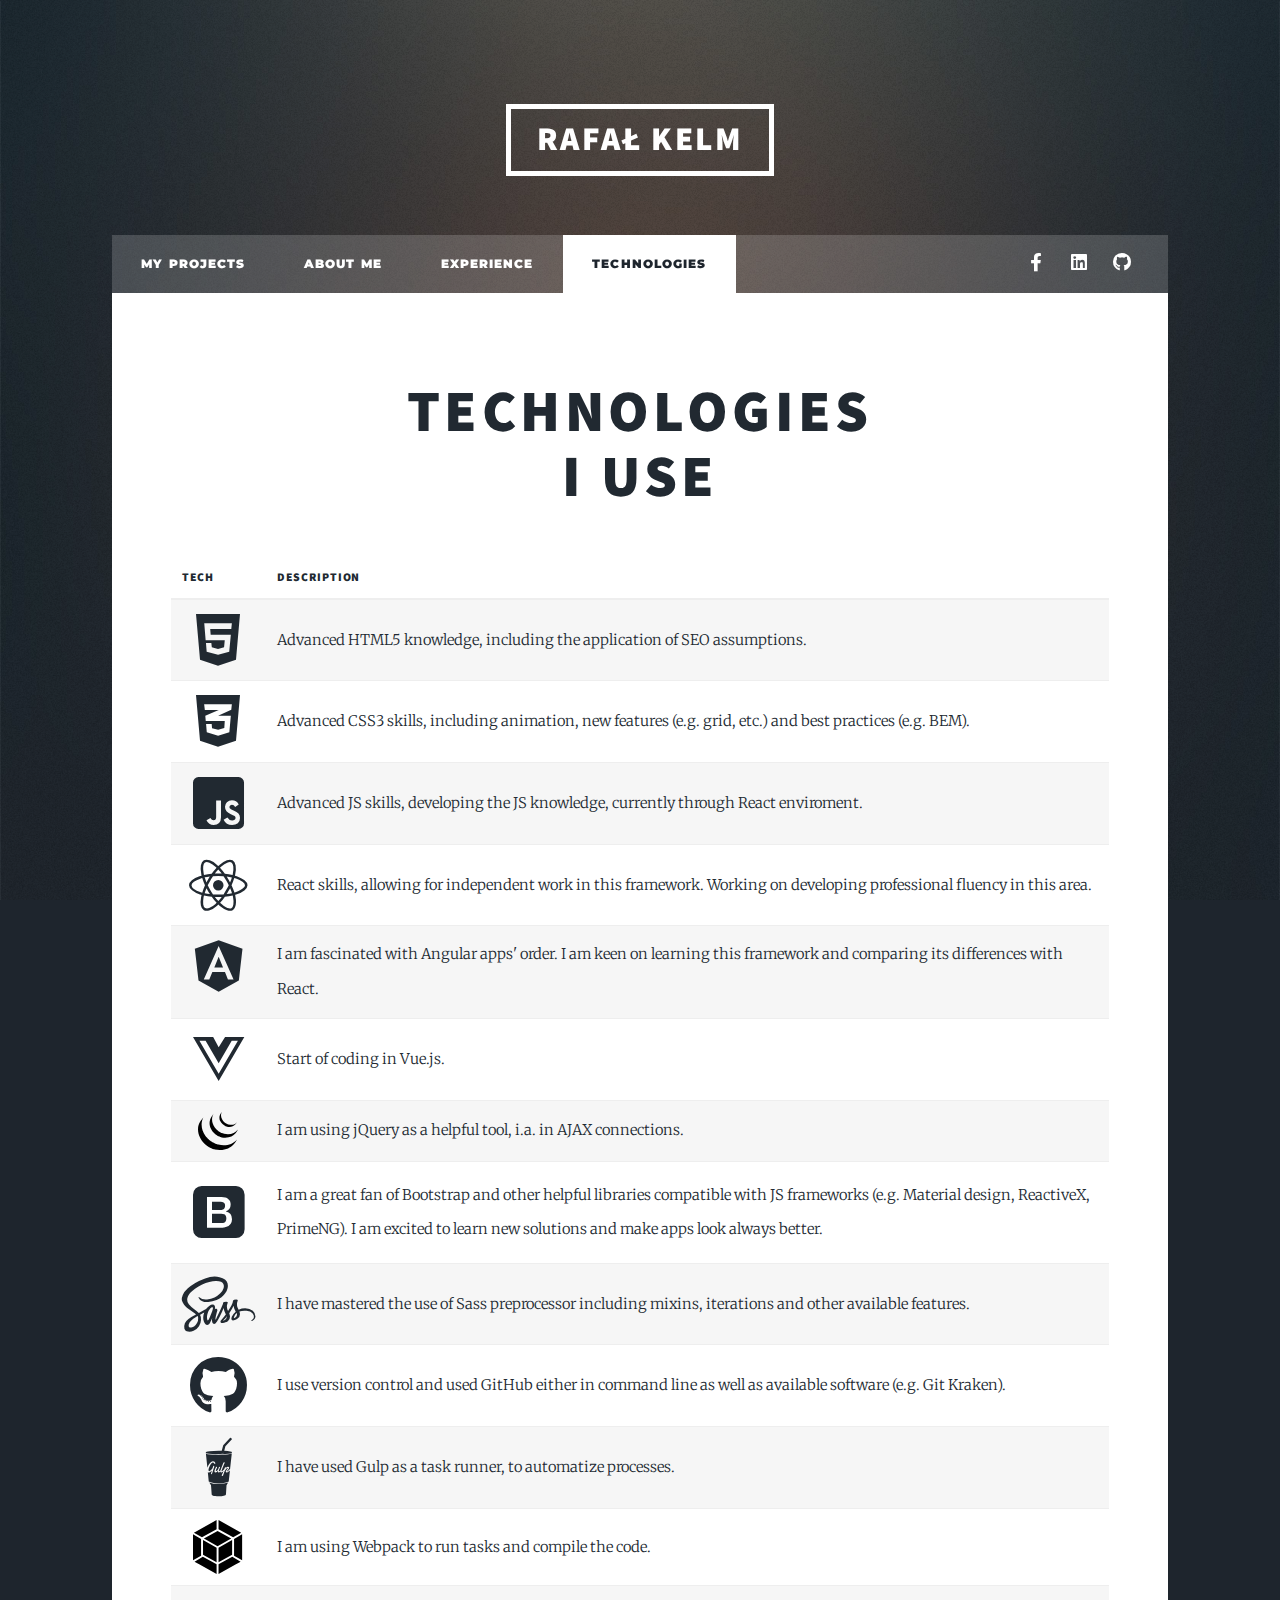
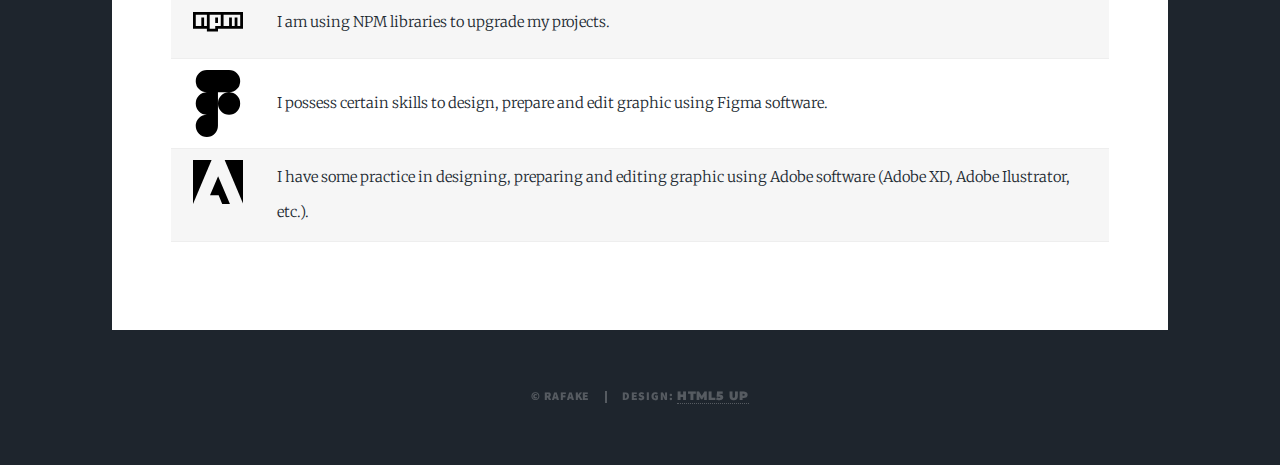
<file: technologies.html>
<!DOCTYPE HTML>
<!--
	Massively by HTML5 UP
	html5up.net | @ajlkn
	Free for personal and commercial use under the CCA 3.0 license (html5up.net/license)
-->
<html>
<head>
    <title>Technologies</title>
    <meta charset="utf-8" />
    <meta name="viewport" content="width=device-width, initial-scale=1, user-scalable=no" />
    <link rel=“stylesheet” href=“https://cdn.jsdelivr.net/npm/fontisto@v3.0.4/css/fontisto/fontisto-brands.min.css”>
    <link rel="stylesheet" href="assets/css/main.css" />
    <link rel="apple-touch-icon" sizes="180x180" href="/apple-touch-icon.png">
    <link rel="icon" type="image/png" sizes="32x32" href="/favicon-32x32.png">
    <link rel="icon" type="image/png" sizes="16x16" href="/favicon-16x16.png">
    <link rel="manifest" href="/site.webmanifest">
    <link href="https://fonts.googleapis.com/css?family=Kalam|Montserrat:400,500,700&display=swap&subset=latin-ext" rel="stylesheet">
    <noscript><link rel="stylesheet" href="assets/css/noscript.css" /></noscript>
</head>
<body class="is-preload">

<!-- Wrapper -->
<div id="wrapper">

    <!-- Header -->
    <header id="header">
        <a href="index.html" class="logo">Rafał Kelm</a>
    </header>

    <!-- Nav -->
    <nav id="nav">
        <ul class="links">
            <li><a href="index.html">My projects</a></li>
            <li><a href="about-me.html">About me</a></li>
            <!--							<li class="active"><a href="elements.html">Elements Reference</a></li>-->
            <li><a href="experience.html">Experience</a></li>
            <li class="active"><a href="technologies.html" >Technologies</a></li>

        </ul>
        <ul class="icons">
            <li><a href="https://www.facebook.com/rafal.kelm" class="icon brands fa-facebook-f" target="_blank"><span class="label">Facebook</span></a></li>
            <li><a href="https://www.linkedin.com/in/rafa%C5%82-robert-kelm-ba857b37/" class="icon brands fa-linkedin" target="_blank"><span class="label">Instagram</span></a></li>
            <li><a href="https://github.com/rafake" class="icon brands fa-github" target="_blank"><span class="label">GitHub</span></a></li>
        </ul>
    </nav>

    <!-- Main -->
    <div id="main">

        <!-- Post -->
        <section class="post">
            <header class="major">
                <h1>Technologies<br />
                    i use</h1>
            </header>

            <!-- Table -->

            <div class="table-wrapper">
                <table>
                    <thead>
                    <tr>
                        <th>Tech</th>
                        <th>Description</th>

                    </tr>
                    </thead>
                    <tbody>
                    <tr>
                        <td><i class="fab fa-html5" style="font-size: 4rem; text-align: center"></i></td>
                        <td>Advanced HTML5 knowledge, including the application of SEO assumptions.</td>

                    </tr>
                    <tr>
                        <td><i class="fab fa-css3-alt" style="font-size: 4rem"></i></td>
                        <td>Advanced CSS3 skills, including animation, new features (e.g. grid, etc.) and best practices (e.g. BEM).</td>

                    </tr>
                    <tr>
                        <td><i class="fab fa-js-square" style="font-size: 4rem"></i></td>
                        <td>Advanced JS skills, developing the JS knowledge, currently through React enviroment.</td>

                    </tr>
                    <tr>
                        <td><i class="fab fa-react" style="font-size: 4rem"></i></td>
                        <td>React skills, allowing for independent work in this framework. Working on developing professional fluency in this area.</td>

                    </tr>
                    <tr>
                        <td><i class="fab fa-angular" style="font-size: 4rem"></i></td>
                        <td>I am fascinated with Angular apps' order. I am keen on learning this framework and comparing its differences with React.</td>

                    </tr>
                    <tr>
                        <td><i class="fab fa-vuejs" style="font-size: 4rem"></i></td>
                        <td>Start of coding in Vue.js.</td>

                    </tr>
                    <tr>
                        <td><img src="./images/jquery.svg" alt="" style="width: 40px;"></td>
                        <td>I am using jQuery as a helpful tool, i.a. in AJAX connections.</td>
                    </tr>
                    <tr>
                        <td><i class="fab fa-bootstrap techIco" style="font-size: 4rem"></i></td>
                        <td>I am a great fan of Bootstrap and other helpful libraries compatible with JS frameworks (e.g. Material design, ReactiveX, PrimeNG). I am excited to learn new solutions and make apps look always better.</td>
                    </tr>


                    <tr>
                        <td><i class="fab fa-sass" style="font-size: 4rem"></i></td>
                        <td>I have mastered the use of Sass preprocessor including mixins, iterations and other available features.</td>

                    </tr>
                    <tr>
                        <td><i class="fab fa-github" style="font-size: 4rem"></i></td>
                        <td>I use version control and used GitHub either in command line as well as available software (e.g. Git Kraken).</td>

                    </tr>
                    <tr>
                        <td><i class="fab fa-gulp" style="font-size: 4rem"></i></td>
                        <td>I have used Gulp as a task runner, to automatize processes.</td>

                    </tr>

                    <tr>
                        <td><img src="./images/webpack.svg" alt="" style="width: 50px;"></td>
                        <td>I am using Webpack to run tasks and compile the code.</td>

                    </tr>

                    <tr>
                        <td><img src="./images/npm.svg" alt="" style="width: 50px;"></td>
                        <td>I am using NPM libraries to upgrade my projects.</td>

                    </tr>
                    <tr>
                        <td><img src="./images/figma-brands.svg" alt="" style="width: 50px;"></td>
                        <td>I possess certain skills to design, prepare and edit graphic using Figma software.</td>

                    </tr>
                    <tr>
                        <td><img src="./images/adobe.svg" alt="" style="width: 50px;"></td>
                        <td>I have some practice in designing, preparing and editing graphic using Adobe software (Adobe XD, Adobe Ilustrator, etc.).</td>
                    </tr>

                    </tbody>

                </table>
            </div>



            <!--								&lt;!&ndash; Image &ndash;&gt;-->
            <!--									<h2>Image</h2>-->

            <!--									<h3>Fit</h3>-->
            <!--									<span class="image fit"><img src="images/pic01.jpg" alt="" /></span>-->

            <!--								&lt;!&ndash; Box &ndash;&gt;-->
            <!--									<h2>Box</h2>-->
            <!--									<div class="box">-->
            <!--										<p>Felis sagittis eget tempus primis in faucibus vestibulum. Blandit adipiscing eu felis iaculis volutpat ac adipiscing accumsan eu faucibus. Integer ac pellentesque praesent tincidunt felis sagittis eget. tempus euismod. Magna sed etiam ante ipsum primis in faucibus vestibulum. Blandit adipiscing eu ipsum primis in faucibus vestibulum. Blandit adipiscing eu felis iaculis volutpat ac adipiscing accumsan eu faucibus lorem ipsum dolor sit amet nullam. Integer ac pellentesque praesent tincidunt felis sagittis eget. tempus euismod. Vestibulum ante ipsum primis sagittis eget. tempus euismod. Vestibulum ante ipsum primis in faucibus vestibulum. Blandit adipiscing eu felis iaculis volutpat ac adipiscing accumsan eu faucibus. Integer ac pellentesque praesent tincidunt felis sagittis eget. tempus euismod. Vestibulum ante ipsum primis in faucibus vestibulum. Blandit adipiscing eu felis iaculis volutpat ac adipiscing accumsan eu faucibus. Integer ac pellentesque praesent. Vestibulum ante ipsum primis in faucibus magna blandit adipiscing eu felis iaculis volutpat lorem ipsum dolor.</p>-->
            <!--									</div>-->

            <!--									<hr />-->

        </section>

    </div>

    <!-- Copyright -->
    <div id="copyright">
        <ul><li>&copy; Rafake</li><li>Design: <a href="https://html5up.net">HTML5 UP</a></li></ul>
    </div>

</div>

<!-- Scripts -->
<script src="assets/js/jquery.min.js"></script>
<script src="assets/js/jquery.scrollex.min.js"></script>
<script src="assets/js/jquery.scrolly.min.js"></script>
<script src="assets/js/browser.min.js"></script>
<script src="assets/js/breakpoints.min.js"></script>
<script src="assets/js/util.js"></script>
<script src="assets/js/main.js"></script>

</body>
</html>
</file>
<file: assets/css/main.css>
@import url(fontawesome-all.min.css);
@import url("https://fonts.googleapis.com/css?family=Merriweather:300,700,300italic,700italic|Source+Sans+Pro:900");

/*
	Massively by HTML5 UP
	html5up.net | @ajlkn
	Free for personal and commercial use under the CCA 3.0 license (html5up.net/license)
*/



html, body, div, span, applet, object,
iframe, h1, h2, h3, h4, h5, h6, p, blockquote,
pre, a, abbr, acronym, address, big, cite,
code, del, dfn, em, img, ins, kbd, q, s, samp,
small, strike, strong, sub, sup, tt, var, b,
u, i, center, dl, dt, dd, ol, ul, li, fieldset,
form, label, legend, table, caption, tbody,
tfoot, thead, tr, th, td, article, aside,
canvas, details, embed, figure, figcaption,
footer, header, hgroup, menu, nav, output, ruby,
section, summary, time, mark, audio, video {
	margin: 0;
	padding: 0;
	border: 0;
	font-size: 100%;
	font: inherit;
	vertical-align: baseline;}

article, aside, details, figcaption, figure,
footer, header, hgroup, menu, nav, section {
	display: block;}

body {
	line-height: 1;
}

ol, ul {
	list-style: none;
}

blockquote, q {
	quotes: none;
}

	blockquote:before, blockquote:after, q:before, q:after {
		content: '';
		content: none;
	}

table {
	border-collapse: collapse;
	border-spacing: 0;
}

body {
	-webkit-text-size-adjust: none;
}

#intro {
	position: relative;
	z-index: 50;
}

#intro h1 {
	z-index: 55;

}

#intro h2 {
	z-index: 54;
}
#intro p {
	z-index: 53;
}

#intro ul li a {
	z-index: 52;
}

#intro video {
	object-fit: cover;
	position: absolute;
	left: 0;
	top: 0;
	z-index: 0;
}

.overHero {
	z-index: 100;
}

#intro video:before {
	content: "";
	background: black;
	opacity: 0.6;
	display: block;
	width: 100%;
	height: 100%;
	position: absolute;
	left: 0;
	top: 0;
	z-index: 30;
}

@media screen and (max-width: 1160px) {
	#intro video {
	display: none;
}
}

mark {
	background-color: transparent;
	color: inherit;
}

input::-moz-focus-inner {
	border: 0;
	padding: 0;
}

input, select, textarea {
	-moz-appearance: none;
	-webkit-appearance: none;
	-ms-appearance: none;
	appearance: none;
}

/* Basic */

	@-ms-viewport {
		width: device-width;
	}

	body {
		-ms-overflow-style: scrollbar;
	}

	@media screen and (max-width: 480px) {

		html, body {
			min-width: 320px;
		}

	}

	html {
		box-sizing: border-box;
	}

	*, *:before, *:after {
		box-sizing: inherit;
	}

	body {
		background-color: #1e252d;
	}

		body.is-preload *, body.is-preload *:before, body.is-preload *:after {
			-moz-animation: none !important;
			-webkit-animation: none !important;
			-ms-animation: none !important;
			animation: none !important;
			-moz-transition: none !important;
			-webkit-transition: none !important;
			-ms-transition: none !important;
			transition: none !important;
		}

/* Type */

	html {
		font-size: 16pt;
	}

		@media screen and (max-width: 1680px) {

			html {
				font-size: 12pt;
			}

		}

		@media screen and (max-width: 1280px) {

			html {
				font-size: 11pt;
			}

		}

		@media screen and (max-width: 360px) {

			html {
				font-size: 10pt;
			}

		}

	body {
		color: #212931;
	}

	body, input, select, textarea {
		font-family: "Merriweather", Georgia, serif;
		font-weight: 300;
		font-size: 1rem;
		line-height: 2.375;
	}

	a {
		-moz-transition: color 0.2s ease-in-out, background-color 0.2s ease-in-out, border-color 0.2s ease-in-out, box-shadow 0.2s ease-in-out;
		-webkit-transition: color 0.2s ease-in-out, background-color 0.2s ease-in-out, border-color 0.2s ease-in-out, box-shadow 0.2s ease-in-out;
		-ms-transition: color 0.2s ease-in-out, background-color 0.2s ease-in-out, border-color 0.2s ease-in-out, box-shadow 0.2s ease-in-out;
		transition: color 0.2s ease-in-out, background-color 0.2s ease-in-out, border-color 0.2s ease-in-out, box-shadow 0.2s ease-in-out;
		border-bottom: dotted 1px;
		text-decoration: none;
	}

		a:hover {
			border-bottom-color: transparent;
		}

	strong, b {
		font-weight: 600;
	}

	em, i {
		font-style: italic;
	}

	p {
		text-align: justify;
		margin: 0 0 0.5rem 0;
	}

	h1, h2, h3, h4, h5, h6 {
		font-family: "Source Sans Pro", Helvetica, sans-serif;
		font-weight: 900;
		line-height: 1.5;
		letter-spacing: 0.075em;
		text-transform: uppercase;
		margin: 0 0 1rem 0;
	}

		h1 a, h2 a, h3 a, h4 a, h5 a, h6 a {
			border-bottom: 0;
			color: inherit;
			text-decoration: none;
		}

	h1 {
		font-size: 4rem;
		line-height: 1.1;
		margin: 0 0 2rem 0;
	}

	h2 {
		font-size: 1.75rem;
		line-height: 1.3;
		margin: 0 0 1.5rem 0;
	}

	h3 {
		font-size: 1.25rem;
		margin: 0 0 1.5rem 0;
	}

	h4 {
		font-size: 1rem;
	}

	h5 {
		font-size: 0.9rem;
	}

	h6 {
		font-size: 0.8rem;
	}

	sub {
		font-size: 0.8rem;
		position: relative;
		top: 0.5rem;
	}

	sup {
		font-size: 0.8rem;
		position: relative;
		top: -0.5rem;
	}

	blockquote {
		border-left: solid 4px;
		font-style: italic;
		margin: 0 0 2rem 0;
		padding: 0.5rem 0 0.5rem 2rem;
	}

	code {
		border: solid 2px;
		font-family: "Courier New", monospace;
		font-size: 0.9rem;
		margin: 0 0.25rem;
		padding: 0.25rem 0.65rem;
	}

	pre {
		-webkit-overflow-scrolling: touch;
		font-family: "Courier New", monospace;
		font-size: 0.9rem;
		margin: 0 0 2rem 0;
	}

		pre code {
			display: block;
			line-height: 1.75;
			padding: 1rem 1.5rem;
			overflow-x: auto;
		}

	hr {
		border: 0;
		border-bottom: solid 2px;
		margin: 3rem 0;
	}

		hr.major {
			margin: 5rem 0;
		}

	.align-left {
		text-align: left;
	}

	.align-center {
		text-align: center;
	}

	.align-right {
		text-align: right;
	}

	input, select, textarea {
		color: #212931;
	}

	a {
		color: #212931;
		border-bottom-color: rgba(33, 41, 49, 0.5);
	}

		a:hover {
			border-bottom-color: transparent;
			color: #18bfef !important;
		}

	strong, b {
		color: #212931;
	}

	h1, h2, h3, h4, h5, h6 {
		color: #212931;
	}

	blockquote {
		border-left-color: #eeeeee;
	}

	code {
		background: rgba(220, 220, 220, 0.25);
		border-color: #eeeeee;
	}

	hr {
		border-bottom-color: #eeeeee;
	}

/* Row */

	.row {
		display: flex;
		flex-wrap: wrap;
		box-sizing: border-box;
		align-items: stretch;
	}

		.row > * {
			box-sizing: border-box;
		}

		.row.gtr-uniform > * > :last-child {
			margin-bottom: 0;
		}

		.row.aln-left {
			justify-content: flex-start;
		}

		.row.aln-center {
			justify-content: center;
		}

		.row.aln-right {
			justify-content: flex-end;
		}

		.row.aln-top {
			align-items: flex-start;
		}

		.row.aln-middle {
			align-items: center;
		}

		.row.aln-bottom {
			align-items: flex-end;
		}

		.row > .imp {
			order: -1;
		}

		.row > .col-1 {
			width: 8.33333%;
		}

		.row > .off-1 {
			margin-left: 8.33333%;
		}

		.row > .col-2 {
			width: 16.66667%;
		}

		.row > .off-2 {
			margin-left: 16.66667%;
		}

		.row > .col-3 {
			width: 25%;
		}

		.row > .off-3 {
			margin-left: 25%;
		}

		.row > .col-4 {
			width: 33.33333%;
		}

		.row > .off-4 {
			margin-left: 33.33333%;
		}

		.row > .col-5 {
			width: 41.66667%;
		}

		.row > .off-5 {
			margin-left: 41.66667%;
		}

		.row > .col-6 {
			width: 50%;
		}

		.row > .off-6 {
			margin-left: 50%;
		}

		.row > .col-7 {
			width: 58.33333%;
		}

		.row > .off-7 {
			margin-left: 58.33333%;
		}

		.row > .col-8 {
			width: 66.66667%;
		}

		.row > .off-8 {
			margin-left: 66.66667%;
		}

		.row > .col-9 {
			width: 75%;
		}

		.row > .off-9 {
			margin-left: 75%;
		}

		.row > .col-10 {
			width: 83.33333%;
		}

		.row > .off-10 {
			margin-left: 83.33333%;
		}

		.row > .col-11 {
			width: 91.66667%;
		}

		.row > .off-11 {
			margin-left: 91.66667%;
		}

		.row > .col-12 {
			width: 100%;
		}

		.row > .off-12 {
			margin-left: 100%;
		}

		.row.gtr-0 {
			margin-top: 0;
			margin-left: 0rem;
		}

			.row.gtr-0 > * {
				padding: 0 0 0 0rem;
			}

			.row.gtr-0.gtr-uniform {
				margin-top: 0rem;
			}

				.row.gtr-0.gtr-uniform > * {
					padding-top: 0rem;
				}

		.row.gtr-25 {
			margin-top: 0;
			margin-left: -0.375rem;
		}

			.row.gtr-25 > * {
				padding: 0 0 0 0.375rem;
			}

			.row.gtr-25.gtr-uniform {
				margin-top: -0.375rem;
			}

				.row.gtr-25.gtr-uniform > * {
					padding-top: 0.375rem;
				}

		.row.gtr-50 {
			margin-top: 0;
			margin-left: -0.75rem;
		}

			.row.gtr-50 > * {
				padding: 0 0 0 0.75rem;
			}

			.row.gtr-50.gtr-uniform {
				margin-top: -0.75rem;
			}

				.row.gtr-50.gtr-uniform > * {
					padding-top: 0.75rem;
				}

		.row {
			margin-top: 0;
			margin-left: -1.5rem;
		}

			.row > * {
				padding: 0 0 0 1.5rem;
			}

			.row.gtr-uniform {
				margin-top: -1.5rem;
			}

				.row.gtr-uniform > * {
					padding-top: 1.5rem;
				}

		.row.gtr-150 {
			margin-top: 0;
			margin-left: -2.25rem;
		}

			.row.gtr-150 > * {
				padding: 0 0 0 2.25rem;
			}

			.row.gtr-150.gtr-uniform {
				margin-top: -2.25rem;
			}

				.row.gtr-150.gtr-uniform > * {
					padding-top: 2.25rem;
				}

		.row.gtr-200 {
			margin-top: 0;
			margin-left: -3rem;
		}

			.row.gtr-200 > * {
				padding: 0 0 0 3rem;
			}

			.row.gtr-200.gtr-uniform {
				margin-top: -3rem;
			}

				.row.gtr-200.gtr-uniform > * {
					padding-top: 3rem;
				}

		@media screen and (max-width: 1680px) {

			.row {
				display: flex;
				flex-wrap: wrap;
				box-sizing: border-box;
				align-items: stretch;
			}

				.row > * {
					box-sizing: border-box;
				}

				.row.gtr-uniform > * > :last-child {
					margin-bottom: 0;
				}

				.row.aln-left {
					justify-content: flex-start;
				}

				.row.aln-center {
					justify-content: center;
				}

				.row.aln-right {
					justify-content: flex-end;
				}

				.row.aln-top {
					align-items: flex-start;
				}

				.row.aln-middle {
					align-items: center;
				}

				.row.aln-bottom {
					align-items: flex-end;
				}

				.row > .imp-xlarge {
					order: -1;
				}

				.row > .col-1-xlarge {
					width: 8.33333%;
				}

				.row > .off-1-xlarge {
					margin-left: 8.33333%;
				}

				.row > .col-2-xlarge {
					width: 16.66667%;
				}

				.row > .off-2-xlarge {
					margin-left: 16.66667%;
				}

				.row > .col-3-xlarge {
					width: 25%;
				}

				.row > .off-3-xlarge {
					margin-left: 25%;
				}

				.row > .col-4-xlarge {
					width: 33.33333%;
				}

				.row > .off-4-xlarge {
					margin-left: 33.33333%;
				}

				.row > .col-5-xlarge {
					width: 41.66667%;
				}

				.row > .off-5-xlarge {
					margin-left: 41.66667%;
				}

				.row > .col-6-xlarge {
					width: 50%;
				}

				.row > .off-6-xlarge {
					margin-left: 50%;
				}

				.row > .col-7-xlarge {
					width: 58.33333%;
				}

				.row > .off-7-xlarge {
					margin-left: 58.33333%;
				}

				.row > .col-8-xlarge {
					width: 66.66667%;
				}

				.row > .off-8-xlarge {
					margin-left: 66.66667%;
				}

				.row > .col-9-xlarge {
					width: 75%;
				}

				.row > .off-9-xlarge {
					margin-left: 75%;
				}

				.row > .col-10-xlarge {
					width: 83.33333%;
				}

				.row > .off-10-xlarge {
					margin-left: 83.33333%;
				}

				.row > .col-11-xlarge {
					width: 91.66667%;
				}

				.row > .off-11-xlarge {
					margin-left: 91.66667%;
				}

				.row > .col-12-xlarge {
					width: 100%;
				}

				.row > .off-12-xlarge {
					margin-left: 100%;
				}

				.row.gtr-0 {
					margin-top: 0;
					margin-left: 0rem;
				}

					.row.gtr-0 > * {
						padding: 0 0 0 0rem;
					}

					.row.gtr-0.gtr-uniform {
						margin-top: 0rem;
					}

						.row.gtr-0.gtr-uniform > * {
							padding-top: 0rem;
						}

				.row.gtr-25 {
					margin-top: 0;
					margin-left: -0.375rem;
				}

					.row.gtr-25 > * {
						padding: 0 0 0 0.375rem;
					}

					.row.gtr-25.gtr-uniform {
						margin-top: -0.375rem;
					}

						.row.gtr-25.gtr-uniform > * {
							padding-top: 0.375rem;
						}

				.row.gtr-50 {
					margin-top: 0;
					margin-left: -0.75rem;
				}

					.row.gtr-50 > * {
						padding: 0 0 0 0.75rem;
					}

					.row.gtr-50.gtr-uniform {
						margin-top: -0.75rem;
					}

						.row.gtr-50.gtr-uniform > * {
							padding-top: 0.75rem;
						}

				.row {
					margin-top: 0;
					margin-left: -1.5rem;
				}

					.row > * {
						padding: 0 0 0 1.5rem;
					}

					.row.gtr-uniform {
						margin-top: -1.5rem;
					}

						.row.gtr-uniform > * {
							padding-top: 1.5rem;
						}

				.row.gtr-150 {
					margin-top: 0;
					margin-left: -2.25rem;
				}

					.row.gtr-150 > * {
						padding: 0 0 0 2.25rem;
					}

					.row.gtr-150.gtr-uniform {
						margin-top: -2.25rem;
					}

						.row.gtr-150.gtr-uniform > * {
							padding-top: 2.25rem;
						}

				.row.gtr-200 {
					margin-top: 0;
					margin-left: -3rem;
				}

					.row.gtr-200 > * {
						padding: 0 0 0 3rem;
					}

					.row.gtr-200.gtr-uniform {
						margin-top: -3rem;
					}

						.row.gtr-200.gtr-uniform > * {
							padding-top: 3rem;
						}

		}

		@media screen and (max-width: 1280px) {

			.row {
				display: flex;
				flex-wrap: wrap;
				box-sizing: border-box;
				align-items: stretch;
			}

				.row > * {
					box-sizing: border-box;
				}

				.row.gtr-uniform > * > :last-child {
					margin-bottom: 0;
				}

				.row.aln-left {
					justify-content: flex-start;
				}

				.row.aln-center {
					justify-content: center;
				}

				.row.aln-right {
					justify-content: flex-end;
				}

				.row.aln-top {
					align-items: flex-start;
				}

				.row.aln-middle {
					align-items: center;
				}

				.row.aln-bottom {
					align-items: flex-end;
				}

				.row > .imp-large {
					order: -1;
				}

				.row > .col-1-large {
					width: 8.33333%;
				}

				.row > .off-1-large {
					margin-left: 8.33333%;
				}

				.row > .col-2-large {
					width: 16.66667%;
				}

				.row > .off-2-large {
					margin-left: 16.66667%;
				}

				.row > .col-3-large {
					width: 25%;
				}

				.row > .off-3-large {
					margin-left: 25%;
				}

				.row > .col-4-large {
					width: 33.33333%;
				}

				.row > .off-4-large {
					margin-left: 33.33333%;
				}

				.row > .col-5-large {
					width: 41.66667%;
				}

				.row > .off-5-large {
					margin-left: 41.66667%;
				}

				.row > .col-6-large {
					width: 50%;
				}

				.row > .off-6-large {
					margin-left: 50%;
				}

				.row > .col-7-large {
					width: 58.33333%;
				}

				.row > .off-7-large {
					margin-left: 58.33333%;
				}

				.row > .col-8-large {
					width: 66.66667%;
				}

				.row > .off-8-large {
					margin-left: 66.66667%;
				}

				.row > .col-9-large {
					width: 75%;
				}

				.row > .off-9-large {
					margin-left: 75%;
				}

				.row > .col-10-large {
					width: 83.33333%;
				}

				.row > .off-10-large {
					margin-left: 83.33333%;
				}

				.row > .col-11-large {
					width: 91.66667%;
				}

				.row > .off-11-large {
					margin-left: 91.66667%;
				}

				.row > .col-12-large {
					width: 100%;
				}

				.row > .off-12-large {
					margin-left: 100%;
				}

				.row.gtr-0 {
					margin-top: 0;
					margin-left: 0rem;
				}

					.row.gtr-0 > * {
						padding: 0 0 0 0rem;
					}

					.row.gtr-0.gtr-uniform {
						margin-top: 0rem;
					}

						.row.gtr-0.gtr-uniform > * {
							padding-top: 0rem;
						}

				.row.gtr-25 {
					margin-top: 0;
					margin-left: -0.375rem;
				}

					.row.gtr-25 > * {
						padding: 0 0 0 0.375rem;
					}

					.row.gtr-25.gtr-uniform {
						margin-top: -0.375rem;
					}

						.row.gtr-25.gtr-uniform > * {
							padding-top: 0.375rem;
						}

				.row.gtr-50 {
					margin-top: 0;
					margin-left: -0.75rem;
				}

					.row.gtr-50 > * {
						padding: 0 0 0 0.75rem;
					}

					.row.gtr-50.gtr-uniform {
						margin-top: -0.75rem;
					}

						.row.gtr-50.gtr-uniform > * {
							padding-top: 0.75rem;
						}

				.row {
					margin-top: 0;
					margin-left: -1.5rem;
				}

					.row > * {
						padding: 0 0 0 1.5rem;
					}

					.row.gtr-uniform {
						margin-top: -1.5rem;
					}

						.row.gtr-uniform > * {
							padding-top: 1.5rem;
						}

				.row.gtr-150 {
					margin-top: 0;
					margin-left: -2.25rem;
				}

					.row.gtr-150 > * {
						padding: 0 0 0 2.25rem;
					}

					.row.gtr-150.gtr-uniform {
						margin-top: -2.25rem;
					}

						.row.gtr-150.gtr-uniform > * {
							padding-top: 2.25rem;
						}

				.row.gtr-200 {
					margin-top: 0;
					margin-left: -3rem;
				}

					.row.gtr-200 > * {
						padding: 0 0 0 3rem;
					}

					.row.gtr-200.gtr-uniform {
						margin-top: -3rem;
					}

						.row.gtr-200.gtr-uniform > * {
							padding-top: 3rem;
						}

		}

		@media screen and (max-width: 980px) {

			.row {
				display: flex;
				flex-wrap: wrap;
				box-sizing: border-box;
				align-items: stretch;
			}

				.row > * {
					box-sizing: border-box;
				}

				.row.gtr-uniform > * > :last-child {
					margin-bottom: 0;
				}

				.row.aln-left {
					justify-content: flex-start;
				}

				.row.aln-center {
					justify-content: center;
				}

				.row.aln-right {
					justify-content: flex-end;
				}

				.row.aln-top {
					align-items: flex-start;
				}

				.row.aln-middle {
					align-items: center;
				}

				.row.aln-bottom {
					align-items: flex-end;
				}

				.row > .imp-medium {
					order: -1;
				}

				.row > .col-1-medium {
					width: 8.33333%;
				}

				.row > .off-1-medium {
					margin-left: 8.33333%;
				}

				.row > .col-2-medium {
					width: 16.66667%;
				}

				.row > .off-2-medium {
					margin-left: 16.66667%;
				}

				.row > .col-3-medium {
					width: 25%;
				}

				.row > .off-3-medium {
					margin-left: 25%;
				}

				.row > .col-4-medium {
					width: 33.33333%;
				}

				.row > .off-4-medium {
					margin-left: 33.33333%;
				}

				.row > .col-5-medium {
					width: 41.66667%;
				}

				.row > .off-5-medium {
					margin-left: 41.66667%;
				}

				.row > .col-6-medium {
					width: 50%;
				}

				.row > .off-6-medium {
					margin-left: 50%;
				}

				.row > .col-7-medium {
					width: 58.33333%;
				}

				.row > .off-7-medium {
					margin-left: 58.33333%;
				}

				.row > .col-8-medium {
					width: 66.66667%;
				}

				.row > .off-8-medium {
					margin-left: 66.66667%;
				}

				.row > .col-9-medium {
					width: 75%;
				}

				.row > .off-9-medium {
					margin-left: 75%;
				}

				.row > .col-10-medium {
					width: 83.33333%;
				}

				.row > .off-10-medium {
					margin-left: 83.33333%;
				}

				.row > .col-11-medium {
					width: 91.66667%;
				}

				.row > .off-11-medium {
					margin-left: 91.66667%;
				}

				.row > .col-12-medium {
					width: 100%;
				}

				.row > .off-12-medium {
					margin-left: 100%;
				}

				.row.gtr-0 {
					margin-top: 0;
					margin-left: 0rem;
				}

					.row.gtr-0 > * {
						padding: 0 0 0 0rem;
					}

					.row.gtr-0.gtr-uniform {
						margin-top: 0rem;
					}

						.row.gtr-0.gtr-uniform > * {
							padding-top: 0rem;
						}

				.row.gtr-25 {
					margin-top: 0;
					margin-left: -0.375rem;
				}

					.row.gtr-25 > * {
						padding: 0 0 0 0.375rem;
					}

					.row.gtr-25.gtr-uniform {
						margin-top: -0.375rem;
					}

						.row.gtr-25.gtr-uniform > * {
							padding-top: 0.375rem;
						}

				.row.gtr-50 {
					margin-top: 0;
					margin-left: -0.75rem;
				}

					.row.gtr-50 > * {
						padding: 0 0 0 0.75rem;
					}

					.row.gtr-50.gtr-uniform {
						margin-top: -0.75rem;
					}

						.row.gtr-50.gtr-uniform > * {
							padding-top: 0.75rem;
						}

				.row {
					margin-top: 0;
					margin-left: -1.5rem;
				}

					.row > * {
						padding: 0 0 0 1.5rem;
					}

					.row.gtr-uniform {
						margin-top: -1.5rem;
					}

						.row.gtr-uniform > * {
							padding-top: 1.5rem;
						}

				.row.gtr-150 {
					margin-top: 0;
					margin-left: -2.25rem;
				}

					.row.gtr-150 > * {
						padding: 0 0 0 2.25rem;
					}

					.row.gtr-150.gtr-uniform {
						margin-top: -2.25rem;
					}

						.row.gtr-150.gtr-uniform > * {
							padding-top: 2.25rem;
						}

				.row.gtr-200 {
					margin-top: 0;
					margin-left: -3rem;
				}

					.row.gtr-200 > * {
						padding: 0 0 0 3rem;
					}

					.row.gtr-200.gtr-uniform {
						margin-top: -3rem;
					}

						.row.gtr-200.gtr-uniform > * {
							padding-top: 3rem;
						}

		}

		@media screen and (max-width: 736px) {

			.row {
				display: flex;
				flex-wrap: wrap;
				box-sizing: border-box;
				align-items: stretch;
			}

				.row > * {
					box-sizing: border-box;
				}

				.row.gtr-uniform > * > :last-child {
					margin-bottom: 0;
				}

				.row.aln-left {
					justify-content: flex-start;
				}

				.row.aln-center {
					justify-content: center;
				}

				.row.aln-right {
					justify-content: flex-end;
				}

				.row.aln-top {
					align-items: flex-start;
				}

				.row.aln-middle {
					align-items: center;
				}

				.row.aln-bottom {
					align-items: flex-end;
				}

				.row > .imp-small {
					order: -1;
				}

				.row > .col-1-small {
					width: 8.33333%;
				}

				.row > .off-1-small {
					margin-left: 8.33333%;
				}

				.row > .col-2-small {
					width: 16.66667%;
				}

				.row > .off-2-small {
					margin-left: 16.66667%;
				}

				.row > .col-3-small {
					width: 25%;
				}

				.row > .off-3-small {
					margin-left: 25%;
				}

				.row > .col-4-small {
					width: 33.33333%;
				}

				.row > .off-4-small {
					margin-left: 33.33333%;
				}

				.row > .col-5-small {
					width: 41.66667%;
				}

				.row > .off-5-small {
					margin-left: 41.66667%;
				}

				.row > .col-6-small {
					width: 50%;
				}

				.row > .off-6-small {
					margin-left: 50%;
				}

				.row > .col-7-small {
					width: 58.33333%;
				}

				.row > .off-7-small {
					margin-left: 58.33333%;
				}

				.row > .col-8-small {
					width: 66.66667%;
				}

				.row > .off-8-small {
					margin-left: 66.66667%;
				}

				.row > .col-9-small {
					width: 75%;
				}

				.row > .off-9-small {
					margin-left: 75%;
				}

				.row > .col-10-small {
					width: 83.33333%;
				}

				.row > .off-10-small {
					margin-left: 83.33333%;
				}

				.row > .col-11-small {
					width: 91.66667%;
				}

				.row > .off-11-small {
					margin-left: 91.66667%;
				}

				.row > .col-12-small {
					width: 100%;
				}

				.row > .off-12-small {
					margin-left: 100%;
				}

				.row.gtr-0 {
					margin-top: 0;
					margin-left: 0rem;
				}

					.row.gtr-0 > * {
						padding: 0 0 0 0rem;
					}

					.row.gtr-0.gtr-uniform {
						margin-top: 0rem;
					}

						.row.gtr-0.gtr-uniform > * {
							padding-top: 0rem;
						}

				.row.gtr-25 {
					margin-top: 0;
					margin-left: -0.375rem;
				}

					.row.gtr-25 > * {
						padding: 0 0 0 0.375rem;
					}

					.row.gtr-25.gtr-uniform {
						margin-top: -0.375rem;
					}

						.row.gtr-25.gtr-uniform > * {
							padding-top: 0.375rem;
						}

				.row.gtr-50 {
					margin-top: 0;
					margin-left: -0.75rem;
				}

					.row.gtr-50 > * {
						padding: 0 0 0 0.75rem;
					}

					.row.gtr-50.gtr-uniform {
						margin-top: -0.75rem;
					}

						.row.gtr-50.gtr-uniform > * {
							padding-top: 0.75rem;
						}

				.row {
					margin-top: 0;
					margin-left: -1.5rem;
				}

					.row > * {
						padding: 0 0 0 1.5rem;
					}

					.row.gtr-uniform {
						margin-top: -1.5rem;
					}

						.row.gtr-uniform > * {
							padding-top: 1.5rem;
						}

				.row.gtr-150 {
					margin-top: 0;
					margin-left: -2.25rem;
				}

					.row.gtr-150 > * {
						padding: 0 0 0 2.25rem;
					}

					.row.gtr-150.gtr-uniform {
						margin-top: -2.25rem;
					}

						.row.gtr-150.gtr-uniform > * {
							padding-top: 2.25rem;
						}

				.row.gtr-200 {
					margin-top: 0;
					margin-left: -3rem;
				}

					.row.gtr-200 > * {
						padding: 0 0 0 3rem;
					}

					.row.gtr-200.gtr-uniform {
						margin-top: -3rem;
					}

						.row.gtr-200.gtr-uniform > * {
							padding-top: 3rem;
						}

		}

		@media screen and (max-width: 480px) {

			.row {
				display: flex;
				flex-wrap: wrap;
				box-sizing: border-box;
				align-items: stretch;
			}

				.row > * {
					box-sizing: border-box;
				}

				.row.gtr-uniform > * > :last-child {
					margin-bottom: 0;
				}

				.row.aln-left {
					justify-content: flex-start;
				}

				.row.aln-center {
					justify-content: center;
				}

				.row.aln-right {
					justify-content: flex-end;
				}

				.row.aln-top {
					align-items: flex-start;
				}

				.row.aln-middle {
					align-items: center;
				}

				.row.aln-bottom {
					align-items: flex-end;
				}

				.row > .imp-xsmall {
					order: -1;
				}

				.row > .col-1-xsmall {
					width: 8.33333%;
				}

				.row > .off-1-xsmall {
					margin-left: 8.33333%;
				}

				.row > .col-2-xsmall {
					width: 16.66667%;
				}

				.row > .off-2-xsmall {
					margin-left: 16.66667%;
				}

				.row > .col-3-xsmall {
					width: 25%;
				}

				.row > .off-3-xsmall {
					margin-left: 25%;
				}

				.row > .col-4-xsmall {
					width: 33.33333%;
				}

				.row > .off-4-xsmall {
					margin-left: 33.33333%;
				}

				.row > .col-5-xsmall {
					width: 41.66667%;
				}

				.row > .off-5-xsmall {
					margin-left: 41.66667%;
				}

				.row > .col-6-xsmall {
					width: 50%;
				}

				.row > .off-6-xsmall {
					margin-left: 50%;
				}

				.row > .col-7-xsmall {
					width: 58.33333%;
				}

				.row > .off-7-xsmall {
					margin-left: 58.33333%;
				}

				.row > .col-8-xsmall {
					width: 66.66667%;
				}

				.row > .off-8-xsmall {
					margin-left: 66.66667%;
				}

				.row > .col-9-xsmall {
					width: 75%;
				}

				.row > .off-9-xsmall {
					margin-left: 75%;
				}

				.row > .col-10-xsmall {
					width: 83.33333%;
				}

				.row > .off-10-xsmall {
					margin-left: 83.33333%;
				}

				.row > .col-11-xsmall {
					width: 91.66667%;
				}

				.row > .off-11-xsmall {
					margin-left: 91.66667%;
				}

				.row > .col-12-xsmall {
					width: 100%;
				}

				.row > .off-12-xsmall {
					margin-left: 100%;
				}

				.row.gtr-0 {
					margin-top: 0;
					margin-left: 0rem;
				}

					.row.gtr-0 > * {
						padding: 0 0 0 0rem;
					}

					.row.gtr-0.gtr-uniform {
						margin-top: 0rem;
					}

						.row.gtr-0.gtr-uniform > * {
							padding-top: 0rem;
						}

				.row.gtr-25 {
					margin-top: 0;
					margin-left: -0.375rem;
				}

					.row.gtr-25 > * {
						padding: 0 0 0 0.375rem;
					}

					.row.gtr-25.gtr-uniform {
						margin-top: -0.375rem;
					}

						.row.gtr-25.gtr-uniform > * {
							padding-top: 0.375rem;
						}

				.row.gtr-50 {
					margin-top: 0;
					margin-left: -0.75rem;
				}

					.row.gtr-50 > * {
						padding: 0 0 0 0.75rem;
					}

					.row.gtr-50.gtr-uniform {
						margin-top: -0.75rem;
					}

						.row.gtr-50.gtr-uniform > * {
							padding-top: 0.75rem;
						}

				.row {
					margin-top: 0;
					margin-left: -1.5rem;
				}

					.row > * {
						padding: 0 0 0 1.5rem;
					}

					.row.gtr-uniform {
						margin-top: -1.5rem;
					}

						.row.gtr-uniform > * {
							padding-top: 1.5rem;
						}

				.row.gtr-150 {
					margin-top: 0;
					margin-left: -2.25rem;
				}

					.row.gtr-150 > * {
						padding: 0 0 0 2.25rem;
					}

					.row.gtr-150.gtr-uniform {
						margin-top: -2.25rem;
					}

						.row.gtr-150.gtr-uniform > * {
							padding-top: 2.25rem;
						}

				.row.gtr-200 {
					margin-top: 0;
					margin-left: -3rem;
				}

					.row.gtr-200 > * {
						padding: 0 0 0 3rem;
					}

					.row.gtr-200.gtr-uniform {
						margin-top: -3rem;
					}

						.row.gtr-200.gtr-uniform > * {
							padding-top: 3rem;
						}

		}

		@media screen and (max-width: 360px) {

			.row {
				display: flex;
				flex-wrap: wrap;
				box-sizing: border-box;
				align-items: stretch;
			}

				.row > * {
					box-sizing: border-box;
				}

				.row.gtr-uniform > * > :last-child {
					margin-bottom: 0;
				}

				.row.aln-left {
					justify-content: flex-start;
				}

				.row.aln-center {
					justify-content: center;
				}

				.row.aln-right {
					justify-content: flex-end;
				}

				.row.aln-top {
					align-items: flex-start;
				}

				.row.aln-middle {
					align-items: center;
				}

				.row.aln-bottom {
					align-items: flex-end;
				}

				.row > .imp-xxsmall {
					order: -1;
				}

				.row > .col-1-xxsmall {
					width: 8.33333%;
				}

				.row > .off-1-xxsmall {
					margin-left: 8.33333%;
				}

				.row > .col-2-xxsmall {
					width: 16.66667%;
				}

				.row > .off-2-xxsmall {
					margin-left: 16.66667%;
				}

				.row > .col-3-xxsmall {
					width: 25%;
				}

				.row > .off-3-xxsmall {
					margin-left: 25%;
				}

				.row > .col-4-xxsmall {
					width: 33.33333%;
				}

				.row > .off-4-xxsmall {
					margin-left: 33.33333%;
				}

				.row > .col-5-xxsmall {
					width: 41.66667%;
				}

				.row > .off-5-xxsmall {
					margin-left: 41.66667%;
				}

				.row > .col-6-xxsmall {
					width: 50%;
				}

				.row > .off-6-xxsmall {
					margin-left: 50%;
				}

				.row > .col-7-xxsmall {
					width: 58.33333%;
				}

				.row > .off-7-xxsmall {
					margin-left: 58.33333%;
				}

				.row > .col-8-xxsmall {
					width: 66.66667%;
				}

				.row > .off-8-xxsmall {
					margin-left: 66.66667%;
				}

				.row > .col-9-xxsmall {
					width: 75%;
				}

				.row > .off-9-xxsmall {
					margin-left: 75%;
				}

				.row > .col-10-xxsmall {
					width: 83.33333%;
				}

				.row > .off-10-xxsmall {
					margin-left: 83.33333%;
				}

				.row > .col-11-xxsmall {
					width: 91.66667%;
				}

				.row > .off-11-xxsmall {
					margin-left: 91.66667%;
				}

				.row > .col-12-xxsmall {
					width: 100%;
				}

				.row > .off-12-xxsmall {
					margin-left: 100%;
				}

				.row.gtr-0 {
					margin-top: 0;
					margin-left: 0rem;
				}

					.row.gtr-0 > * {
						padding: 0 0 0 0rem;
					}

					.row.gtr-0.gtr-uniform {
						margin-top: 0rem;
					}

						.row.gtr-0.gtr-uniform > * {
							padding-top: 0rem;
						}

				.row.gtr-25 {
					margin-top: 0;
					margin-left: -0.375rem;
				}

					.row.gtr-25 > * {
						padding: 0 0 0 0.375rem;
					}

					.row.gtr-25.gtr-uniform {
						margin-top: -0.375rem;
					}

						.row.gtr-25.gtr-uniform > * {
							padding-top: 0.375rem;
						}

				.row.gtr-50 {
					margin-top: 0;
					margin-left: -0.75rem;
				}

					.row.gtr-50 > * {
						padding: 0 0 0 0.75rem;
					}

					.row.gtr-50.gtr-uniform {
						margin-top: -0.75rem;
					}

						.row.gtr-50.gtr-uniform > * {
							padding-top: 0.75rem;
						}

				.row {
					margin-top: 0;
					margin-left: -1.5rem;
				}

					.row > * {
						padding: 0 0 0 1.5rem;
					}

					.row.gtr-uniform {
						margin-top: -1.5rem;
					}

						.row.gtr-uniform > * {
							padding-top: 1.5rem;
						}

				.row.gtr-150 {
					margin-top: 0;
					margin-left: -2.25rem;
				}

					.row.gtr-150 > * {
						padding: 0 0 0 2.25rem;
					}

					.row.gtr-150.gtr-uniform {
						margin-top: -2.25rem;
					}

						.row.gtr-150.gtr-uniform > * {
							padding-top: 2.25rem;
						}

				.row.gtr-200 {
					margin-top: 0;
					margin-left: -3rem;
				}

					.row.gtr-200 > * {
						padding: 0 0 0 3rem;
					}

					.row.gtr-200.gtr-uniform {
						margin-top: -3rem;
					}

						.row.gtr-200.gtr-uniform > * {
							padding-top: 3rem;
						}

		}

/* Box */

	.box {
		border: solid 2px;
		margin-bottom: 2rem;
		padding: 1.5rem;
	}

		.box > :last-child,
		.box > :last-child > :last-child,
		.box > :last-child > :last-child > :last-child {
			margin-bottom: 0;
		}

		.box.alt {
			border: 0;
			border-radius: 0;
			padding: 0;
		}

	.box {
		border-color: #eeeeee;
	}

/* Button */

	input[type="submit"],
	input[type="reset"],
	input[type="button"],
	button,
	.button {
		-moz-appearance: none;
		-webkit-appearance: none;
		-ms-appearance: none;
		appearance: none;
		-moz-transition: background-color 0.2s ease-in-out, box-shadow 0.2s ease-in-out, color 0.2s ease-in-out;
		-webkit-transition: background-color 0.2s ease-in-out, box-shadow 0.2s ease-in-out, color 0.2s ease-in-out;
		-ms-transition: background-color 0.2s ease-in-out, box-shadow 0.2s ease-in-out, color 0.2s ease-in-out;
		transition: background-color 0.2s ease-in-out, box-shadow 0.2s ease-in-out, color 0.2s ease-in-out;
		border: 0;
		border-radius: 0;
		cursor: pointer;
		display: inline-block;
		font-family: "Source Sans Pro", Helvetica, sans-serif;
		font-size: 0.8rem;
		font-weight: 900;
		letter-spacing: 0.075em;
		height: 3rem;
		line-height: 3rem;
		padding: 0 2rem;
		text-align: center;
		text-decoration: none;
		text-transform: uppercase;
		white-space: nowrap;
	}

		input[type="submit"].icon:before,
		input[type="reset"].icon:before,
		input[type="button"].icon:before,
		button.icon:before,
		.button.icon:before {
			margin-right: 0.5rem;
		}

		input[type="submit"].icon.solo,
		input[type="reset"].icon.solo,
		input[type="button"].icon.solo,
		button.icon.solo,
		.button.icon.solo {
			position: relative;
			width: 4rem;
			height: 4rem;
			line-height: 4rem;
			border-radius: 4rem;
			text-indent: 4rem;
			overflow: hidden;
			padding: 0;
			white-space: nowrap;
		}

			input[type="submit"].icon.solo:before,
			input[type="reset"].icon.solo:before,
			input[type="button"].icon.solo:before,
			button.icon.solo:before,
			.button.icon.solo:before {
				position: absolute;
				display: block;
				top: 0;
				left: 0;
				width: inherit;
				height: inherit;
				line-height: inherit;
				font-size: 1.25rem;
				margin-right: 0;
				text-align: center;
				text-indent: 0;
			}

		input[type="submit"].fit,
		input[type="reset"].fit,
		input[type="button"].fit,
		button.fit,
		.button.fit {
			width: 100%;
		}

		input[type="submit"].small,
		input[type="reset"].small,
		input[type="button"].small,
		button.small,
		.button.small {
			font-size: 0.7rem;
			height: 2.5rem;
			line-height: 2.5rem;
			padding: 0 1.5rem;
		}

		input[type="submit"].large,
		input[type="reset"].large,
		input[type="button"].large,
		button.large,
		.button.large {
			font-size: 0.9rem;
			height: 3.5rem;
			line-height: 3.5rem;
			padding: 0 2.75rem;
		}

		@media screen and (max-width: 980px) {

			input[type="submit"],
			input[type="reset"],
			input[type="button"],
			button,
			.button {
				font-size: 0.9rem;
				height: 3.25rem;
				line-height: 3.25rem;
			}

				input[type="submit"].large,
				input[type="reset"].large,
				input[type="button"].large,
				button.large,
				.button.large {
					font-size: 1rem;
					height: 3.75rem;
					line-height: 3.75rem;
				}

		}

		input[type="submit"].disabled, input[type="submit"]:disabled,
		input[type="reset"].disabled,
		input[type="reset"]:disabled,
		input[type="button"].disabled,
		input[type="button"]:disabled,
		button.disabled,
		button:disabled,
		.button.disabled,
		.button:disabled {
			pointer-events: none;
			opacity: 0.25;
		}

	input[type="submit"],
	input[type="reset"],
	input[type="button"],
	button,
	.button {
		background-color: transparent;
		box-shadow: inset 0 0 0 2px #212931;
		color: #212931 !important;
	}

		input[type="submit"]:hover,
		input[type="reset"]:hover,
		input[type="button"]:hover,
		button:hover,
		.button:hover {
			box-shadow: inset 0 0 0 2px #18bfef;
			color: #18bfef !important;
		}

		input[type="submit"].primary,
		input[type="reset"].primary,
		input[type="button"].primary,
		button.primary,
		.button.primary {
			background-color: #212931;
			box-shadow: none;
			color: #ffffff !important;
		}

			input[type="submit"].primary:hover,
			input[type="reset"].primary:hover,
			input[type="button"].primary:hover,
			button.primary:hover,
			.button.primary:hover {
				background-color: #18bfef;
			}

/* Form */

	form {
		margin: 0 0 2rem 0;
	}

		form > :last-child {
			margin-bottom: 0;
		}

		form > .fields {
			display: -moz-flex;
			display: -webkit-flex;
			display: -ms-flex;
			display: flex;
			-moz-flex-wrap: wrap;
			-webkit-flex-wrap: wrap;
			-ms-flex-wrap: wrap;
			flex-wrap: wrap;
			width: calc(100% + 3rem);
			margin: -1.5rem 0 2rem -1.5rem;
		}

			form > .fields > .field {
				-moz-flex-grow: 0;
				-webkit-flex-grow: 0;
				-ms-flex-grow: 0;
				flex-grow: 0;
				-moz-flex-shrink: 0;
				-webkit-flex-shrink: 0;
				-ms-flex-shrink: 0;
				flex-shrink: 0;
				padding: 1.5rem 0 0 1.5rem;
				width: calc(100% - 1.5rem);
			}

				form > .fields > .field.half {
					width: calc(50% - 0.75rem);
				}

				form > .fields > .field.third {
					width: calc(100%/3 - 0.5rem);
				}

				form > .fields > .field.quarter {
					width: calc(25% - 0.375rem);
				}

		@media screen and (max-width: 480px) {

			form > .fields {
				width: calc(100% + 3rem);
				margin: -1.5rem 0 2rem -1.5rem;
			}

				form > .fields > .field {
					padding: 1.5rem 0 0 1.5rem;
					width: calc(100% - 1.5rem);
				}

					form > .fields > .field.half {
						width: calc(100% - 1.5rem);
					}

					form > .fields > .field.third {
						width: calc(100% - 1.5rem);
					}

					form > .fields > .field.quarter {
						width: calc(100% - 1.5rem);
					}

		}

	label {
		display: block;
		font-family: "Source Sans Pro", Helvetica, sans-serif;
		font-weight: 900;
		line-height: 1.5;
		letter-spacing: 0.075em;
		font-size: 0.8rem;
		text-transform: uppercase;
		margin: 0 0 0.75rem 0;
	}

		@media screen and (max-width: 980px) {

			label {
				font-size: 0.9rem;
			}

		}

	input[type="text"],
	input[type="password"],
	input[type="email"],
	select,
	textarea {
		-moz-appearance: none;
		-webkit-appearance: none;
		-ms-appearance: none;
		appearance: none;
		background: transparent;
		border-radius: 0;
		border: solid 2px;
		color: inherit;
		display: block;
		outline: 0;
		padding: 0 1rem;
		text-decoration: none;
		width: 100%;
	}

		input[type="text"]:invalid,
		input[type="password"]:invalid,
		input[type="email"]:invalid,
		select:invalid,
		textarea:invalid {
			box-shadow: none;
		}

	select {
		background-size: 1.25rem;
		background-repeat: no-repeat;
		background-position: calc(100% - 1rem) center;
		height: 3rem;
		padding-right: 3rem;
		text-overflow: ellipsis;
	}

		select:focus::-ms-value {
			background-color: transparent;
		}

		select::-ms-expand {
			display: none;
		}

	input[type="text"],
	input[type="password"],
	input[type="email"],
	select {
		height: 3rem;
	}

	textarea {
		padding: 0.75rem 1rem;
	}

	input[type="checkbox"],
	input[type="radio"] {
		-moz-appearance: none;
		-webkit-appearance: none;
		-ms-appearance: none;
		appearance: none;
		display: block;
		float: left;
		margin-right: -2rem;
		opacity: 0;
		width: 1rem;
		z-index: -1;
	}

		input[type="checkbox"] + label,
		input[type="radio"] + label {
			text-decoration: none;
			cursor: pointer;
			display: inline-block;
			font-size: 1rem;
			letter-spacing: 0;
			font-family: "Merriweather", Georgia, serif;
			text-transform: none;
			font-weight: 300;
			padding-left: 2.8rem;
			padding-right: 1rem;
			position: relative;
		}

			input[type="checkbox"] + label:before,
			input[type="radio"] + label:before {
				-moz-osx-font-smoothing: grayscale;
				-webkit-font-smoothing: antialiased;
				display: inline-block;
				font-style: normal;
				font-variant: normal;
				text-rendering: auto;
				line-height: 1;
				text-transform: none !important;
				font-family: 'Font Awesome 5 Free';
				font-weight: 900;
			}

			input[type="checkbox"] + label:before,
			input[type="radio"] + label:before {
				border-radius: 0;
				border: solid 2px;
				content: '';
				display: inline-block;
				font-size: 0.8rem;
				height: 1.8rem;
				left: 0;
				line-height: 1.65rem;
				position: absolute;
				text-align: center;
				top: -0.125rem;
				width: 1.8rem;
			}

		input[type="checkbox"]:checked + label:before,
		input[type="radio"]:checked + label:before {
			content: '\f00c';
		}

	input[type="checkbox"] + label:before {
		border-radius: 0;
	}

	input[type="radio"] + label:before {
		border-radius: 100%;
	}

	::-webkit-input-placeholder {
		opacity: 1.0;
	}

	:-moz-placeholder {
		opacity: 1.0;
	}

	::-moz-placeholder {
		opacity: 1.0;
	}

	:-ms-input-placeholder {
		opacity: 1.0;
	}

	label {
		color: #212931;
	}

	input[type="text"],
	input[type="password"],
	input[type="email"],
	select,
	textarea {
		border-color: #eeeeee;
	}

		input[type="text"]:focus,
		input[type="password"]:focus,
		input[type="email"]:focus,
		select:focus,
		textarea:focus {
			border-color: #18bfef;
		}

	select {
		background-image: url("data:image/svg+xml;charset=utf8,%3Csvg xmlns='http://www.w3.org/2000/svg' width='40' height='40' preserveAspectRatio='none' viewBox='0 0 40 40'%3E%3Cpath d='M9.4,12.3l10.4,10.4l10.4-10.4c0.2-0.2,0.5-0.4,0.9-0.4c0.3,0,0.6,0.1,0.9,0.4l3.3,3.3c0.2,0.2,0.4,0.5,0.4,0.9 c0,0.4-0.1,0.6-0.4,0.9L20.7,31.9c-0.2,0.2-0.5,0.4-0.9,0.4c-0.3,0-0.6-0.1-0.9-0.4L4.3,17.3c-0.2-0.2-0.4-0.5-0.4-0.9 c0-0.4,0.1-0.6,0.4-0.9l3.3-3.3c0.2-0.2,0.5-0.4,0.9-0.4S9.1,12.1,9.4,12.3z' fill='%23eeeeee' /%3E%3C/svg%3E");
	}

		select option {
			background-color: #ffffff;
			color: #212931;
		}

	.select-wrapper:before {
		color: #eeeeee;
	}

	input[type="checkbox"] + label,
	input[type="radio"] + label {
		color: #212931;
	}

		input[type="checkbox"] + label:before,
		input[type="radio"] + label:before {
			border-color: #eeeeee;
		}

	input[type="checkbox"]:checked + label:before,
	input[type="radio"]:checked + label:before {
		background-color: #212931;
		border-color: #212931;
		color: #ffffff;
	}

	input[type="checkbox"]:focus + label:before,
	input[type="radio"]:focus + label:before {
		border-color: #18bfef;
	}

	::-webkit-input-placeholder {
		color: #909498 !important;
	}

	:-moz-placeholder {
		color: #909498 !important;
	}

	::-moz-placeholder {
		color: #909498 !important;
	}

	:-ms-input-placeholder {
		color: #909498 !important;
	}

	.formerize-placeholder {
		color: #909498 !important;
	}

/* Icon */

	.icon {
		text-decoration: none;
		border-bottom: none;
		position: relative;
	}

		.icon:before {
			-moz-osx-font-smoothing: grayscale;
			-webkit-font-smoothing: antialiased;
			display: inline-block;
			font-style: normal;
			font-variant: normal;
			text-rendering: auto;
			line-height: 1;
			text-transform: none !important;
			font-family: 'Font Awesome 5 Free';
			font-weight: 400;
		}

		.icon > .label {
			display: none;
		}

		.icon:before {
			line-height: inherit;
		}

		.icon.solid:before {
			font-weight: 900;
		}

		.icon.brands:before {
			font-family: 'Font Awesome 5 Brands';
		}

/* Image */

	.image {
		border: 0;
		display: inline-block;
		position: relative;
	}

		.image img {
			display: block;
		}

		.image.left, .image.right {
			max-width: 40%;
		}

			.image.left img, .image.right img {
				width: 100%;
			}

		.image.left {
			float: left;
			margin: 0 2rem 2rem 0;
			top: 0.75rem;
		}

		.image.right {
			float: right;
			margin: 0 0 2rem 2rem;
			top: 0.75rem;
		}

		.image.fit {
			display: block;
			margin: 2.5rem 0;
			width: 100%;
		}

			.image.fit:first-child {
				margin-top: 0;
			}

			.image.fit img {
				width: 100%;
			}

		.image.main {
			display: block;
			margin: 4rem 0;
			width: 100%;
		}

			.image.main:first-child {
				margin-top: 0;
			}

			.image.main img {
				width: 100%;
			}

		@media screen and (max-width: 736px) {

			.image.fit {
				margin: 2rem 0;
			}

			.image.main {
				margin: 2rem 0;
			}

		}

	a.image {
		overflow: hidden;
	}

		a.image img {
			-moz-transition: -moz-transform 0.2s ease-out;
			-webkit-transition: -webkit-transform 0.2s ease-out;
			-ms-transition: -ms-transform 0.2s ease-out;
			transition: transform 0.2s ease-out;
		}

		a.image:hover img {
			-moz-transform: scale(1.05);
			-webkit-transform: scale(1.05);
			-ms-transform: scale(1.05);
			transform: scale(1.05);
		}

/* Actions */

	ul.actions {
		display: -moz-flex;
		display: -webkit-flex;
		display: -ms-flex;
		display: flex;
		cursor: default;
		list-style: none;
		margin-left: -1rem;
		padding-left: 0;
	}

		ul.actions li {
			padding: 0 0 0 1rem;
			vertical-align: middle;
		}

		ul.actions.special {
			-moz-justify-content: center;
			-webkit-justify-content: center;
			-ms-justify-content: center;
			justify-content: center;
			width: 100%;
			margin-left: 0;
		}

			ul.actions.special li:first-child {
				padding-left: 0;
			}

		ul.actions.stacked {
			-moz-flex-direction: column;
			-webkit-flex-direction: column;
			-ms-flex-direction: column;
			flex-direction: column;
			margin-left: 0;
		}

			ul.actions.stacked li {
				padding: 1.3rem 0 0 0;
			}

				ul.actions.stacked li:first-child {
					padding-top: 0;
				}

		ul.actions.fit {
			width: calc(100% + 1rem);
		}

			ul.actions.fit li {
				-moz-flex-grow: 1;
				-webkit-flex-grow: 1;
				-ms-flex-grow: 1;
				flex-grow: 1;
				-moz-flex-shrink: 1;
				-webkit-flex-shrink: 1;
				-ms-flex-shrink: 1;
				flex-shrink: 1;
				width: 100%;
			}

				ul.actions.fit li > * {
					width: 100%;
				}

			ul.actions.fit.stacked {
				width: 100%;
			}

		@media screen and (max-width: 480px) {

			ul.actions:not(.fixed) {
				-moz-flex-direction: column;
				-webkit-flex-direction: column;
				-ms-flex-direction: column;
				flex-direction: column;
				margin-left: 0;
				width: 100% !important;
			}

				ul.actions:not(.fixed) li {
					-moz-flex-grow: 1;
					-webkit-flex-grow: 1;
					-ms-flex-grow: 1;
					flex-grow: 1;
					-moz-flex-shrink: 1;
					-webkit-flex-shrink: 1;
					-ms-flex-shrink: 1;
					flex-shrink: 1;
					padding: 1rem 0 0 0;
					text-align: center;
					width: 100%;
				}

					ul.actions:not(.fixed) li > * {
						width: 100%;
					}

					ul.actions:not(.fixed) li:first-child {
						padding-top: 0;
					}

					ul.actions:not(.fixed) li input[type="submit"],
					ul.actions:not(.fixed) li input[type="reset"],
					ul.actions:not(.fixed) li input[type="button"],
					ul.actions:not(.fixed) li button,
					ul.actions:not(.fixed) li .button {
						width: 100%;
					}

						ul.actions:not(.fixed) li input[type="submit"].icon:before,
						ul.actions:not(.fixed) li input[type="reset"].icon:before,
						ul.actions:not(.fixed) li input[type="button"].icon:before,
						ul.actions:not(.fixed) li button.icon:before,
						ul.actions:not(.fixed) li .button.icon:before {
							margin-left: -0.5rem;
						}

		}

/* Icons */

	ul.icons {
		cursor: default;
		list-style: none;
		padding-left: 0;
	}

		ul.icons li {
			display: inline-block;
			padding: 0 0.5rem 0 0;
			vertical-align: middle;
		}

			ul.icons li:last-child {
				padding-right: 0;
			}

			ul.icons li .icon:before {
				width: 2.25rem;
				height: 2.25rem;
				line-height: 2.25rem;
				display: inline-block;
				text-align: center;
				border-radius: 100%;
				font-size: 1.25rem;
			}

		ul.icons.alt li .icon:before {
			-moz-transition: color 0.2s ease-in-out, background-color 0.2s ease-in-out, border-color 0.2s ease-in-out, box-shadow 0.2s ease-in-out;
			-webkit-transition: color 0.2s ease-in-out, background-color 0.2s ease-in-out, border-color 0.2s ease-in-out, box-shadow 0.2s ease-in-out;
			-ms-transition: color 0.2s ease-in-out, background-color 0.2s ease-in-out, border-color 0.2s ease-in-out, box-shadow 0.2s ease-in-out;
			transition: color 0.2s ease-in-out, background-color 0.2s ease-in-out, border-color 0.2s ease-in-out, box-shadow 0.2s ease-in-out;
			font-size: 1rem;
		}

/* List */

	ol {
		list-style: decimal;
		margin: 0 0 2rem 0;
		padding-left: 1.25rem;
	}

		ol li {
			padding-left: 0.25rem;
		}

	ul {
		list-style: disc;
		margin: 0 0 2rem 0;
		padding-left: 1rem;
	}

		ul li {
			padding-left: 0.5rem;
		}

		ul.divided {
			list-style: none;
			padding-left: 0;
		}

			ul.divided li {
				border-top: solid 1px;
				padding: 0.5rem 0;
			}

				ul.divided li:first-child {
					border-top: 0;
					padding-top: 0;
				}

	dl {
		margin: 0 0 2rem 0;
	}

		dl dt {
			display: block;
			font-weight: 600;
			margin: 0 0 1rem 0;
		}

		dl dd {
			margin-left: 2rem;
		}

	ul.divided li {
		border-top-color: #eeeeee;
	}

	ul.icons li a.icon:hover:before {
		color: #18bfef;
	}

	ul.icons.alt li .icon:before {
		box-shadow: inset 0 0 0 2px #eeeeee;
	}

	ul.icons.alt li a.icon:hover:before {
		box-shadow: inset 0 0 0 2px #18bfef;
	}

/* Section/Article */

	section.special, article.special {
		text-align: center;
	}

	header {
		cursor: default;
	}

		header > .date {
			display: block;
			font-size: 0.8rem;
			height: 1;
			margin: 0 0 1rem 0;
			position: relative;
		}

		header > p {
			font-style: italic;
		}

		header > h1 + p {
			font-size: 1.1rem;
			margin-top: -0.5rem;
			line-height: 2;
		}

		header > h2 + p {
			font-size: 1rem;
			margin-top: -0.75rem;
		}

		header > h3 + p {
			font-size: 0.9rem;
			margin-top: -0.75rem;
		}

		header > h4 + p {
			font-size: 0.8rem;
			margin-top: -0.75rem;
		}

		header.major {
			margin: 0 0 4rem 0;
			text-align: center;
		}

			header.major > :last-child {
				margin-bottom: 0;
			}

			header.major > p {
				margin-top: 0;
				text-align: center;
			}

			header.major > .date {
				font-size: 1rem;
				margin: 0 0 4rem 0;
			}

				header.major > .date:before, header.major > .date:after {
					content: '';
					display: block;
					position: absolute;
					top: 50%;
					width: calc(50% - 6rem);
					border-top: solid 2px;
				}

				header.major > .date:before {
					left: 0;
				}

				header.major > .date:after {
					right: 0;
				}

		@media screen and (max-width: 980px) {

			header br {
				display: none;
			}

		}

		@media screen and (max-width: 736px) {

			header.major {
				margin: 0 0 2rem 0;
			}

		}

	header.major .date:before, header.major .date:after {
		border-top-color: #eeeeee;
	}

/* Table */

	.table-wrapper {
		-webkit-overflow-scrolling: touch;
		overflow-x: auto;
	}

	table {
		margin: 0 0 2rem 0;
		width: 100%;
	}

		table tbody tr {
			border: solid 1px;
			border-left: 0;
			border-right: 0;
		}

		table td {
			padding: 0.75rem 0.75rem;
		}

table tr td:first-child {
display: flex;
    align-items: center;
    justify-content: center;
    vertical-align: middle;
}
table tr td:nth-of-type(2) {
vertical-align: middle;
}

.map {
    display: flex;
    justify-content: center;
    align-items: center;
    padding: 0 !important;
}

.map iframe {
	width: 100%;
	height: 100%;
	min-height: 400px;
}


		table th {
			font-family: "Source Sans Pro", Helvetica, sans-serif;
			font-size: 0.8rem;
			font-weight: 900;
			letter-spacing: 0.075em;
			line-height: 1.5;
			padding: 0 0.75rem 0.75rem 0.75rem;
			text-align: left;
			text-transform: uppercase;
		}

			@media screen and (max-width: 980px) {

				table th {
					font-size: 0.9rem;
				}

			}

		table thead {
			border-bottom: solid 2px;
		}

		table tfoot {
			border-top: solid 2px;
		}

		table.alt {
			border-collapse: separate;
		}

			table.alt tbody tr td {
				border: solid 1px;
				border-left-width: 0;
				border-top-width: 0;
			}

				table.alt tbody tr td:first-child {
					border-left-width: 1px;
				}

			table.alt tbody tr:first-child td {
				border-top-width: 1px;
			}

			table.alt thead {
				border-bottom: 0;
			}

			table.alt tfoot {
				border-top: 0;
			}

	table tbody tr {
		border-color: #eeeeee;
	}

		table tbody tr:nth-child(2n + 1) {
			background-color: rgba(220, 220, 220, 0.25);
		}

	table th {
		color: #212931;
	}

	table thead {
		border-bottom-color: #eeeeee;
	}

	table tfoot {
		border-top-color: #eeeeee;
	}

	table.alt tbody tr td {
		border-color: #eeeeee;
	}

/* Pagination */

	.pagination {
		display: -moz-inline-flex;
		display: -webkit-inline-flex;
		display: -ms-inline-flex;
		display: inline-flex;
		-moz-user-select: none;
		-webkit-user-select: none;
		-ms-user-select: none;
		user-select: none;
		cursor: default;
		list-style: none;
		margin: 0 0 2rem 2px;
		padding: 0;
	}

		.pagination a, .pagination span {
			-moz-transition: background-color 0.2s ease-in-out, border-color 0.2s ease-in-out, box-shadow 0.2s ease-in-out, color 0.2s ease-in-out;
			-webkit-transition: background-color 0.2s ease-in-out, border-color 0.2s ease-in-out, box-shadow 0.2s ease-in-out, color 0.2s ease-in-out;
			-ms-transition: background-color 0.2s ease-in-out, border-color 0.2s ease-in-out, box-shadow 0.2s ease-in-out, color 0.2s ease-in-out;
			transition: background-color 0.2s ease-in-out, border-color 0.2s ease-in-out, box-shadow 0.2s ease-in-out, color 0.2s ease-in-out;
			border: solid 2px;
			display: inline-block;
			font-family: "Source Sans Pro", Helvetica, sans-serif;
			font-size: 0.8rem;
			font-weight: 900;
			height: 3rem;
			letter-spacing: 0.075em;
			line-height: calc(3rem - 4px);
			margin-left: -2px;
			min-width: 3rem;
			position: relative;
			text-align: center;
			text-decoration: none;
			text-transform: uppercase;
		}

		.pagination .next, .pagination .previous {
			text-decoration: none;
			padding: 0 1.75rem;
		}

			.pagination .next:before, .pagination .previous:before {
				-moz-osx-font-smoothing: grayscale;
				-webkit-font-smoothing: antialiased;
				display: inline-block;
				font-style: normal;
				font-variant: normal;
				text-rendering: auto;
				line-height: 1;
				text-transform: none !important;
				font-family: 'Font Awesome 5 Free';
				font-weight: 900;
			}

			.pagination .next:before, .pagination .previous:before {
				display: inline-block;
				color: inherit !important;
				line-height: inherit;
			}

		.pagination .previous:before {
			content: '\f104';
			margin-right: 0.9375em;
		}

		.pagination .next:before {
			content: '\f105';
			float: right;
			margin-left: 0.9375em;
		}

		@media screen and (max-width: 980px) {

			.pagination a, .pagination span {
				font-size: 0.9rem;
			}

		}

		@media screen and (max-width: 480px) {

			.pagination .page, .pagination .extra {
				display: none;
			}

		}

	.pagination a, .pagination span {
		border-color: #eeeeee;
	}

	.pagination a {
		color: #212931 !important;
	}

		.pagination a:hover {
			color: #18bfef !important;
			border-color: #18bfef;
			z-index: 1;
		}

			.pagination a:hover + a,
			.pagination a:hover + span {
				border-left-color: #18bfef;
			}

		.pagination a.active {
			background-color: #eeeeee;
		}

	.pagination span {
		color: #eeeeee;
	}

/* Wrapper */

	#wrapper {
		-moz-transition: opacity 0.5s ease;
		-webkit-transition: opacity 0.5s ease;
		-ms-transition: opacity 0.5s ease;
		transition: opacity 0.5s ease;
		position: relative;
		z-index: 1;
		overflow: hidden;
	}

		#wrapper > .bg {
			position: absolute;
			top: 0;
			left: 0;
			width: 100%;
			height: 100%;
			background-color: #212931;
			background-image: url("../../images/overlay.png"), linear-gradient(0deg, rgba(0, 0, 0, 0.1), rgba(0, 0, 0, 0.1)), url("../../images/bg.jpg");
			background-size: auto,								auto,														100% auto;
			background-position: center,								center,														top center;
			background-repeat: repeat,								no-repeat,													no-repeat;
			background-attachment: scroll,								scroll,														scroll;
			z-index: -1;
		}

			#wrapper > .bg.fixed {
				position: fixed;
				width: 100vw;
				height: 100vh;
			}

		#wrapper.fade-in:before {
			pointer-events: none;
			-moz-transition: opacity 1s ease-in-out;
			-webkit-transition: opacity 1s ease-in-out;
			-ms-transition: opacity 1s ease-in-out;
			transition: opacity 1s ease-in-out;
			-moz-transition-delay: 0.75s;
			-webkit-transition-delay: 0.75s;
			-ms-transition-delay: 0.75s;
			transition-delay: 0.75s;
			background: #1e252d;
			content: '';
			display: block;
			height: 100%;
			left: 0;
			opacity: 0;
			position: fixed;
			top: 0;
			width: 100%;
		}

		body.is-preload #wrapper.fade-in:before {
			opacity: 1;
		}

		@media screen and (orientation: portrait) {

			#wrapper > .bg {
				background-size: auto,								auto,														auto 175%;
			}

		}

/* Intro */

	#intro {
		color: #ffffff;
		padding: 8rem 4rem 6rem 4rem ;
		-moz-align-items: center;
		-webkit-align-items: center;
		-ms-align-items: center;
		align-items: center;
		display: -moz-flex;
		display: -webkit-flex;
		display: -ms-flex;
		display: flex;
		-moz-flex-direction: column;
		-webkit-flex-direction: column;
		-ms-flex-direction: column;
		flex-direction: column;
		-moz-justify-content: -moz-flex-end;
		-webkit-justify-content: -webkit-flex-end;
		-ms-justify-content: -ms-flex-end;
		justify-content: flex-end;
		-moz-transition: opacity 1s ease, -moz-transform 1s ease;
		-webkit-transition: opacity 1s ease, -webkit-transform 1s ease;
		-ms-transition: opacity 1s ease, -ms-transform 1s ease;
		transition: opacity 1s ease, transform 1s ease;
		position: relative;
		cursor: default;
		text-align: center;
		z-index: 1;
		min-height: 100vh;
	}

	/*#intro:after {*/
	/*	content: "";*/
	/*	position: absolute;*/
	/*	left: 0;*/
	/*	top: 0;*/
	/*	width: 100%;*/
	/*	height: 100vh;*/
	/*	!* Permalink - use to edit and share this gradient: https://colorzilla.com/gradient-editor/#999999+0,fca744+100 *!*/
	/*	background: rgb(153,153,153); !* Old browsers *!*/
	/*	background: -moz-linear-gradient(bottom,  rgba(153,153,153,0.1) 0%, rgba(252,167,68,0.1) 60%, rgba(252,167,68,0.1) 100%); !* FF3.6-15 *!*/
	/*	background: -webkit-linear-gradient(bottom,  rgba(153,153,153,0.1) 0%,rgba(252,167,68,0.1) 60%, rgba(252,167,68,0.1) 100%); !* Chrome10-25,Safari5.1-6 *!*/
	/*	background: linear-gradient(to top,  rgba(153,153,153,0.1) 0%,rgba(252,167,68,0.1) 60%, rgba(252,167,68,0.1) 100%); !* W3C, IE10+, FF16+, Chrome26+, Opera12+, Safari7+ *!*/
	/*	filter: progid:DXImageTransform.Microsoft.gradient( startColorstr='#999999', endColorstr='#fca744',GradientType=0 ); !* IE6-9 *!*/

	/*}*/

		#intro input, #intro select, #intro textarea {
			color: #ffffff;
		}

		#intro a {
			color: #ffffff;
			border-bottom-color: rgba(255, 255, 255, 0.5);
		}

			#intro a:hover {
				border-bottom-color: transparent;
				color: #18bfef !important;
			}

		#intro strong, #intro b {
			color: #ffffff;
		}

		#intro h1, #intro h2, #intro h3, #intro h4, #intro h5, #intro h6 {
			color: #ffffff;
		}

		#intro blockquote {
			border-left-color: #ffffff;
		}

		#intro code {
			background: rgba(255, 255, 255, 0.075);
			border-color: #ffffff;
		}

		#intro hr {
			border-bottom-color: #ffffff;
		}

		#intro input[type="submit"],
		#intro input[type="reset"],
		#intro input[type="button"],
		#intro button,
		#intro .button {
			background-color: transparent;
			box-shadow: inset 0 0 0 2px #ffffff;
			color: #ffffff !important;
		}

			#intro input[type="submit"]:hover,
			#intro input[type="reset"]:hover,
			#intro input[type="button"]:hover,
			#intro button:hover,
			#intro .button:hover {
				box-shadow: inset 0 0 0 2px #18bfef;
				color: #18bfef !important;
			}

			#intro input[type="submit"].primary,
			#intro input[type="reset"].primary,
			#intro input[type="button"].primary,
			#intro button.primary,
			#intro .button.primary {
				background-color: #ffffff;
				box-shadow: none;
				color: #1e252d !important;
			}

				#intro input[type="submit"].primary:hover,
				#intro input[type="reset"].primary:hover,
				#intro input[type="button"].primary:hover,
				#intro button.primary:hover,
				#intro .button.primary:hover {
					background-color: #18bfef;
				}

		#intro h1 {
			font-size: 7rem;
			line-height: 1;
		}

		#intro p {
			font-size: 1.25rem;
			font-style: italic;
			margin-top: -0.25rem;
			text-align: center;
		}

		#intro + #header {
			margin-top: -20rem;
		}

			#intro + #header .logo {
				-moz-transform: translateY(2rem);
				-webkit-transform: translateY(2rem);
				-ms-transform: translateY(2rem);
				transform: translateY(2rem);
				opacity: 0;
				visibility: hidden;
			}

		#intro.hidden {
			pointer-events: none;
			-moz-transform: translateY(2rem);
			-webkit-transform: translateY(2rem);
			-ms-transform: translateY(2rem);
			transform: translateY(2rem);
			-moz-transition: opacity 0.5s ease, -moz-transform 0.5s ease, visibility 0.5s;
			-webkit-transition: opacity 0.5s ease, -webkit-transform 0.5s ease, visibility 0.5s;
			-ms-transition: opacity 0.5s ease, -ms-transform 0.5s ease, visibility 0.5s;
			transition: opacity 0.5s ease, transform 0.5s ease, visibility 0.5s;
			opacity: 0;
			visibility: hidden;
		}

			#intro.hidden + #header .logo {
				-moz-transform: translateY(0);
				-webkit-transform: translateY(0);
				-ms-transform: translateY(0);
				transform: translateY(0);
				opacity: 1;
				visibility: visible;
			}

		body.is-preload #intro {
			-moz-transform: translateY(2rem);
			-webkit-transform: translateY(2rem);
			-ms-transform: translateY(2rem);
			transform: translateY(2rem);
			opacity: 0;
		}

			body.is-preload #intro:not(.hidden) + #header + #nav {
				-moz-transform: translateY(4rem);
				-webkit-transform: translateY(4rem);
				-ms-transform: translateY(4rem);
				transform: translateY(4rem);
				opacity: 0;
			}

		@media screen and (max-width: 980px) {

			#intro {
				padding: 4rem 4rem 2rem 4rem ;
				min-height: 90vh;
			}

				#intro p br {
					display: none;
				}

				#intro + #header {
					margin-top: -14rem;
				}

		}

		@media screen and (max-width: 736px) {

			#intro {
				padding: 3rem 2rem 1rem 2rem ;
				min-height: 80vh;
			}

				#intro h1 {
					font-size: 4.25rem;
					line-height: 1.1;
					margin-bottom: 1rem;
				}

				#intro p {
					font-size: 1rem;
					margin-top: 0rem;
				}

				#intro .actions {
					display: none;
				}

		}

/* Header */

	#header {
		color: #ffffff;
		-moz-align-items: center;
		-webkit-align-items: center;
		-ms-align-items: center;
		align-items: center;
		display: -moz-flex;
		display: -webkit-flex;
		display: -ms-flex;
		display: flex;
		-moz-flex-direction: column;
		-webkit-flex-direction: column;
		-ms-flex-direction: column;
		flex-direction: column;
		-moz-justify-content: -moz-flex-end;
		-webkit-justify-content: -webkit-flex-end;
		-ms-justify-content: -ms-flex-end;
		justify-content: flex-end;
		pointer-events: none;
		-moz-user-select: none;
		-webkit-user-select: none;
		-ms-user-select: none;
		user-select: none;
		height: 20rem;
		padding-bottom: 8rem;
		position: relative;
		text-align: center;
		z-index: 2;
	}

		#header input, #header select, #header textarea {
			color: #ffffff;
		}

		#header a {
			color: #ffffff;
			border-bottom-color: rgba(255, 255, 255, 0.5);
		}

			#header a:hover {
				border-bottom-color: transparent;
				color: #18bfef !important;
			}

		#header strong, #header b {
			color: #ffffff;
		}

		#header h1, #header h2, #header h3, #header h4, #header h5, #header h6 {
			color: #ffffff;
		}

		#header blockquote {
			border-left-color: #ffffff;
		}

		#header code {
			background: rgba(255, 255, 255, 0.075);
			border-color: #ffffff;
		}

		#header hr {
			border-bottom-color: #ffffff;
		}

		#header .logo {
			-moz-transition: border-color 0.2s ease-in-out, color 0.2s ease-in-out, opacity 0.5s ease, -moz-transform 0.5s ease, visibility 0.5s;
			-webkit-transition: border-color 0.2s ease-in-out, color 0.2s ease-in-out, opacity 0.5s ease, -webkit-transform 0.5s ease, visibility 0.5s;
			-ms-transition: border-color 0.2s ease-in-out, color 0.2s ease-in-out, opacity 0.5s ease, -ms-transform 0.5s ease, visibility 0.5s;
			transition: border-color 0.2s ease-in-out, color 0.2s ease-in-out, opacity 0.5s ease, transform 0.5s ease, visibility 0.5s;
			pointer-events: auto;
			border-style: solid;
			border-color: #ffffff;
			border-width: 5px !important;
			font-family: "Source Sans Pro", Helvetica, sans-serif;
			font-size: 2.25rem;
			font-weight: 900;
			letter-spacing: 0.075em;
			line-height: 1;
			padding: 1rem 1.75rem;
			text-transform: uppercase;
			visibility: visible;
		}

			#header .logo:hover {
				border-color: #18bfef !important;
				color: #18bfef !important;
			}

		@media screen and (max-width: 980px) {

			#header {
				height: 14rem;
				padding-bottom: 4rem;
			}

		}

		@media screen and (max-width: 736px) {

			#header {
				padding-bottom: 3rem;
			}

				#header .logo {
					font-size: 1.75rem;
					border-width: 3px !important;
				}

		}

/* Nav */

	#nav {
		color: #ffffff;
		display: -moz-flex;
		display: -webkit-flex;
		display: -ms-flex;
		display: flex;
		-moz-transition: -moz-transform 1s ease, opacity 1s ease;
		-webkit-transition: -webkit-transform 1s ease, opacity 1s ease;
		-ms-transition: -ms-transform 1s ease, opacity 1s ease;
		transition: transform 1s ease, opacity 1s ease;
		background: rgba(255, 255, 255, 0.175);
		height: 4rem;
		line-height: 4rem;
		margin: -4rem auto 0 auto;
		overflow: hidden;
		padding: 0 2rem 0 0;
		position: relative;
		width: calc(100% - 4rem);
		max-width: 72rem;
		z-index: 2;
	}

		#nav ul.divided li {
			border-top-color: #ffffff;
		}

		#nav ul.icons li a.icon:hover:before {
			color: #18bfef;
		}

		#nav ul.icons.alt li .icon:before {
			box-shadow: inset 0 0 0 2px #ffffff;
		}

		#nav ul.icons.alt li a.icon:hover:before {
			box-shadow: inset 0 0 0 2px #18bfef;
		}

		#nav input, #nav select, #nav textarea {
			color: #ffffff;
		}

		#nav a {
			color: #ffffff;
			border-bottom-color: rgba(255, 255, 255, 0.5);
		}

			#nav a:hover {
				border-bottom-color: transparent;
				color: #18bfef !important;
			}

		#nav strong, #nav b {
			color: #ffffff;
		}

		#nav h1, #nav h2, #nav h3, #nav h4, #nav h5, #nav h6 {
			color: #ffffff;
		}

		#nav blockquote {
			border-left-color: #ffffff;
		}

		#nav code {
			background: rgba(255, 255, 255, 0.075);
			border-color: #ffffff;
		}

		#nav hr {
			border-bottom-color: #ffffff;
		}

		#nav ul.links {
			display: -moz-flex;
			display: -webkit-flex;
			display: -ms-flex;
			display: flex;
			-moz-flex-grow: 1;
			-webkit-flex-grow: 1;
			-ms-flex-grow: 1;
			flex-grow: 1;
			-moz-flex-shrink: 1;
			-webkit-flex-shrink: 1;
			-ms-flex-shrink: 1;
			flex-shrink: 1;
			font-family: "Source Sans Pro", Helvetica, sans-serif;
			font-weight: 900;
			letter-spacing: 0.075em;
			list-style: none;
			margin-bottom: 0;
			padding-left: 0;
			text-transform: uppercase;
		}

			#nav ul.links li {
				display: block;
				padding-left: 0;
			}

				#nav ul.links li a {
					-moz-transition: background-color 0.2s ease-in-out, color 0.2s ease-in-out;
					-webkit-transition: background-color 0.2s ease-in-out, color 0.2s ease-in-out;
					-ms-transition: background-color 0.2s ease-in-out, color 0.2s ease-in-out;
					transition: background-color 0.2s ease-in-out, color 0.2s ease-in-out;
					display: block;
					font-size: 0.8rem;
					outline: none;
					padding: 0 2rem;
				}

					#nav ul.links li a:hover {
						color: inherit !important;
						background-color: rgba(255, 255, 255, 0.1);
					}

				#nav ul.links li.active {
					background-color: #ffffff;
				}

					#nav ul.links li.active a {
						color: #1e252d;
					}

						#nav ul.links li.active a:hover {
							color: #18bfef !important;
						}

		#nav ul.icons {
			-moz-flex-grow: 0;
			-webkit-flex-grow: 0;
			-ms-flex-grow: 0;
			flex-grow: 0;
			-moz-flex-shrink: 0;
			-webkit-flex-shrink: 0;
			-ms-flex-shrink: 0;
			flex-shrink: 0;
			margin-bottom: 0;
		}

		@media screen and (max-width: 980px) {

			#nav {
				display: none;
			}

		}

/* Main */

	#main {
		background-color: #ffffff;
		position: relative;
		margin: 0 auto;
		width: calc(100% - 4rem);
		max-width: 72rem;
		z-index: 2;
	}

		#main > * {
			padding: 4rem 4rem 2rem 4rem ;
			border-top: solid 2px #eeeeee;
			margin: 0;
		}

			#main > *:first-child {
				border-top: 0;
			}

		#main > footer {
			text-align: center;
		}

		#main > .post {
			padding: 8rem 8rem 6rem 8rem ;
		}

			#main > .post header.major > .date {
				margin-top: -2rem;
			}

			#main > .post header.major > h1, #main > .post header.major h2 {
				font-size: 4rem;
				line-height: 1.1;
				margin: 0 0 2rem 0;
			}

			#main > .post.featured {
				text-align: center;
			}

			@media screen and (max-width: 1280px) {

				#main > .post {
					padding: 6rem 4rem 4rem 4rem ;
				}

			}

			@media screen and (max-width: 736px) {

				#main > .post {
					padding: 4rem 2rem 2rem 2rem ;
				}

					#main > .post header.major > .date {
						margin-top: -1rem;
						margin-bottom: 2rem;
					}

					#main > .post header.major > h1, #main > .post header.major h2 {
						font-size: 2.5rem;
						line-height: 1.2;
						margin: 0 0 1.5rem 0;
					}

			}

		#main > .posts {
			display: -moz-flex;
			display: -webkit-flex;
			display: -ms-flex;
			display: flex;
			-moz-flex-wrap: wrap;
			-webkit-flex-wrap: wrap;
			-ms-flex-wrap: wrap;
			flex-wrap: wrap;
			-moz-align-items: -moz-stretch;
			-webkit-align-items: -webkit-stretch;
			-ms-align-items: -ms-stretch;
			align-items: stretch;
			text-align: center;
			width: 100%;
			padding: 0;
		}

			#main > .posts > * {
				-moz-flex-shrink: 1;
				-webkit-flex-shrink: 1;
				-ms-flex-shrink: 1;
				flex-shrink: 1;
				-moz-flex-grow: 0;
				-webkit-flex-grow: 0;
				-ms-flex-grow: 0;
				flex-grow: 0;
			}

			#main > .posts > * {
				width: 50%;
			}

			#main > .posts > * {
				padding: 4rem;
				width: 50%;
			}

			#main > .posts > article {
				border-color: #eeeeee;
				border-left-width: 2px;
				border-style: solid;
				border-top-width: 2px;
				text-align: center;
			}

				#main > .posts > article > :last-child {
					margin-bottom: 0;
				}

				#main > .posts > article:nth-child(2n - 1) {
					border-left-width: 0;
				}

				#main > .posts > article:nth-child(-n + 2) {
					border-top-width: 0;
				}

			@media screen and (max-width: 980px) {

				#main > .posts > * {
					width: 50%;
				}

				#main > .posts > * {
					padding: 2.5rem;
					width: 50%;
				}

			}

			@media screen and (max-width: 736px) {

				#main > .posts > * {
					width: 100%;
				}

				#main > .posts > * {
					padding: 2rem;
					width: 100%;
				}

				#main > .posts > article:nth-child(2n - 1) {
					border-left-width: 2px;
				}

				#main > .posts > article:nth-child(-n + 2) {
					border-top-width: 2px;
				}

				#main > .posts > article:nth-child(n) {
					border-left-width: 0;
				}

				#main > .posts > article:nth-child(-n + 1) {
					border-top-width: 0;
				}

				#main > .posts > article .image {
					max-width: 25rem;
					margin-left: auto;
					margin-right: auto;
				}

			}

		@media screen and (max-width: 736px) {

			#main > * {
				padding: 2rem 2rem 0.1rem 2rem ;
			}

		}

		@media screen and (max-width: 480px) {

			#main {
				width: 100%;
			}

		}

/* Footer */

	#footer {
		color: #717981;
		display: -moz-flex;
		display: -webkit-flex;
		display: -ms-flex;
		display: flex;
		background-color: #f5f5f5;
		color: #909498;
		cursor: default;
		position: relative;
		margin: 0 auto;
		width: calc(100% - 4rem);
		max-width: 72rem;
		z-index: 2;
	}

		#footer input, #footer select, #footer textarea {
			color: #717981;
		}

		#footer a {
			color: #717981;
			border-bottom-color: rgba(113, 121, 129, 0.5);
		}

			#footer a:hover {
				border-bottom-color: transparent;
				color: #18bfef !important;
			}

		#footer strong, #footer b {
			color: #717981;
		}

		#footer h1, #footer h2, #footer h3, #footer h4, #footer h5, #footer h6 {
			color: #717981;
		}

		#footer blockquote {
			border-left-color: #e2e2e2;
		}

		#footer code {
			background: rgba(220, 220, 220, 0.5);
			border-color: #e2e2e2;
		}

		#footer hr {
			border-bottom-color: #e2e2e2;
		}

		#footer .box {
			border-color: #e2e2e2;
		}

		#footer input[type="submit"],
		#footer input[type="reset"],
		#footer input[type="button"],
		#footer button,
		#footer .button {
			background-color: transparent;
			box-shadow: inset 0 0 0 2px #717981;
			color: #717981 !important;
		}

			#footer input[type="submit"]:hover,
			#footer input[type="reset"]:hover,
			#footer input[type="button"]:hover,
			#footer button:hover,
			#footer .button:hover {
				box-shadow: inset 0 0 0 2px #18bfef;
				color: #18bfef !important;
			}

			#footer input[type="submit"].primary,
			#footer input[type="reset"].primary,
			#footer input[type="button"].primary,
			#footer button.primary,
			#footer .button.primary {
				background-color: #717981;
				box-shadow: none;
				color: #f5f5f5 !important;
			}

				#footer input[type="submit"].primary:hover,
				#footer input[type="reset"].primary:hover,
				#footer input[type="button"].primary:hover,
				#footer button.primary:hover,
				#footer .button.primary:hover {
					background-color: #18bfef;
				}

		#footer label {
			color: #717981;
		}

		#footer input[type="text"],
		#footer input[type="password"],
		#footer input[type="email"],
		#footer select,
		#footer textarea {
			border-color: #e2e2e2;
		}

			#footer input[type="text"]:focus,
			#footer input[type="password"]:focus,
			#footer input[type="email"]:focus,
			#footer select:focus,
			#footer textarea:focus {
				border-color: #18bfef;
			}

		#footer select {
			background-image: url("data:image/svg+xml;charset=utf8,%3Csvg xmlns='http://www.w3.org/2000/svg' width='40' height='40' preserveAspectRatio='none' viewBox='0 0 40 40'%3E%3Cpath d='M9.4,12.3l10.4,10.4l10.4-10.4c0.2-0.2,0.5-0.4,0.9-0.4c0.3,0,0.6,0.1,0.9,0.4l3.3,3.3c0.2,0.2,0.4,0.5,0.4,0.9 c0,0.4-0.1,0.6-0.4,0.9L20.7,31.9c-0.2,0.2-0.5,0.4-0.9,0.4c-0.3,0-0.6-0.1-0.9-0.4L4.3,17.3c-0.2-0.2-0.4-0.5-0.4-0.9 c0-0.4,0.1-0.6,0.4-0.9l3.3-3.3c0.2-0.2,0.5-0.4,0.9-0.4S9.1,12.1,9.4,12.3z' fill='%23e2e2e2' /%3E%3C/svg%3E");
		}

			#footer select option {
				background-color: #f5f5f5;
				color: #717981;
			}

		#footer .select-wrapper:before {
			color: #e2e2e2;
		}

		#footer input[type="checkbox"] + label,
		#footer input[type="radio"] + label {
			color: #717981;
		}

			#footer input[type="checkbox"] + label:before,
			#footer input[type="radio"] + label:before {
				border-color: #e2e2e2;
			}

		#footer input[type="checkbox"]:checked + label:before,
		#footer input[type="radio"]:checked + label:before {
			background-color: #717981;
			border-color: #717981;
			color: #f5f5f5;
		}

		#footer input[type="checkbox"]:focus + label:before,
		#footer input[type="radio"]:focus + label:before {
			border-color: #18bfef;
		}

		#footer ::-webkit-input-placeholder {
			color: #b3b7bb !important;
		}

		#footer :-moz-placeholder {
			color: #b3b7bb !important;
		}

		#footer ::-moz-placeholder {
			color: #b3b7bb !important;
		}

		#footer :-ms-input-placeholder {
			color: #b3b7bb !important;
		}

		#footer .formerize-placeholder {
			color: #b3b7bb !important;
		}

		#footer ul.divided li {
			border-top-color: #e2e2e2;
		}

		#footer ul.icons li a.icon:hover:before {
			color: #18bfef;
		}

		#footer ul.icons.alt li .icon:before {
			box-shadow: inset 0 0 0 2px #e2e2e2;
		}

		#footer ul.icons.alt li a.icon:hover:before {
			box-shadow: inset 0 0 0 2px #18bfef;
		}

		#footer header.major .date:before, #footer header.major .date:after {
			border-top-color: #e2e2e2;
		}

		#footer table tbody tr {
			border-color: #e2e2e2;
		}

			#footer table tbody tr:nth-child(2n + 1) {
				background-color: rgba(220, 220, 220, 0.5);
			}

		#footer table th {
			color: #717981;
		}

		#footer table thead {
			border-bottom-color: #e2e2e2;
		}

		#footer table tfoot {
			border-top-color: #e2e2e2;
		}

		#footer table.alt tbody tr td {
			border-color: #e2e2e2;
		}

		#footer .pagination a, #footer .pagination span {
			border-color: #e2e2e2;
		}

		#footer .pagination a {
			color: #717981 !important;
		}

			#footer .pagination a:hover {
				color: #18bfef !important;
				border-color: #18bfef;
				z-index: 1;
			}

				#footer .pagination a:hover + a,
				#footer .pagination a:hover + span {
					border-left-color: #18bfef;
				}

			#footer .pagination a.active {
				background-color: #e2e2e2;
			}

		#footer .pagination span {
			color: #e2e2e2;
		}

		#footer > section {
			-moz-flex-basis: 50%;
			-webkit-flex-basis: 50%;
			-ms-flex-basis: 50%;
			flex-basis: 50%;
			-moz-flex-grow: 1;
			-webkit-flex-grow: 1;
			-ms-flex-grow: 1;
			flex-grow: 1;
			-moz-flex-shrink: 1;
			-webkit-flex-shrink: 1;
			-ms-flex-shrink: 1;
			flex-shrink: 1;
			padding: 4rem 4rem 2rem 4rem ;
			border-left: solid 2px #e2e2e2;
		}

			#footer > section:first-child {
				border-left: 0;
			}

			#footer > section.split {
				display: -moz-flex;
				display: -webkit-flex;
				display: -ms-flex;
				display: flex;
				-moz-flex-direction: column;
				-webkit-flex-direction: column;
				-ms-flex-direction: column;
				flex-direction: column;
				padding: 0;
			}

				#footer > section.split > section {
					padding: 3rem 4rem 1rem 4rem ;
					border-top: solid 2px #e2e2e2;
				}

					#footer > section.split > section:first-child {
						padding: 5rem 4rem 1rem 4rem ;
						border-top: 0;
					}

					#footer > section.split > section:last-child {
						padding: 3rem 4rem 3rem 4rem ;
					}

				#footer > section.split.contact > section {
					display: -moz-flex;
					display: -webkit-flex;
					display: -ms-flex;
					display: flex;
					-moz-align-items: center;
					-webkit-align-items: center;
					-ms-align-items: center;
					align-items: center;
					padding: 3.15rem 4rem;
				}

					#footer > section.split.contact > section > * {
						margin-bottom: 0;
					}

					#footer > section.split.contact > section > :first-child {
						-moz-flex-shrink: 0;
						-webkit-flex-shrink: 0;
						-ms-flex-shrink: 0;
						flex-shrink: 0;
						-moz-flex-grow: 0;
						-webkit-flex-grow: 0;
						-ms-flex-grow: 0;
						flex-grow: 0;
						width: 6rem;
					}

					#footer > section.split.contact > section > :last-child {
						-moz-flex-shrink: 1;
						-webkit-flex-shrink: 1;
						-ms-flex-shrink: 1;
						flex-shrink: 1;
						-moz-flex-grow: 1;
						-webkit-flex-grow: 1;
						-ms-flex-grow: 1;
						flex-grow: 1;
					}

					#footer > section.split.contact > section:first-child {
						padding: 4rem 4rem 3rem 4rem;
					}

					#footer > section.split.contact > section:last-child {
						padding: 3rem 4rem 4rem 4rem;
					}

					#footer > section.split.contact > section.alt {
						-moz-align-items: -moz-flex-start;
						-webkit-align-items: -webkit-flex-start;
						-ms-align-items: -ms-flex-start;
						align-items: flex-start;
					}

						#footer > section.split.contact > section.alt > :last-child {
							margin-top: -0.325rem;
						}

		#footer form label,
		#footer h3,
		#footer p {
			font-size: 0.8rem;
		}

		@media screen and (max-width: 980px) {

			#footer {
				display: block;
			}

				#footer > section {
					border-top: solid 2px #e2e2e2;
				}

					#footer > section:first-child {
						border-top: 0;
					}

					#footer > section.split > section {
						padding: 4rem 4rem 2rem 4rem ;
					}

						#footer > section.split > section:first-child {
							padding: 4rem 4rem 2rem 4rem ;
						}

						#footer > section.split > section:last-child {
							padding: 4rem 4rem 2rem 4rem ;
						}

					#footer > section.split.contact > section {
						padding: 4rem;
					}

						#footer > section.split.contact > section:first-child {
							padding: 4rem;
						}

						#footer > section.split.contact > section:last-child {
							padding: 4rem;
						}

				#footer form label,
				#footer h3,
				#footer p {
					font-size: 0.9rem;
				}

		}

		@media screen and (max-width: 736px) {

			#footer > section {
				padding: 2rem 2rem 0.1rem 2rem ;
			}

				#footer > section.split > section {
					padding: 2rem 2rem 0.1rem 2rem ;
				}

					#footer > section.split > section:first-child {
						padding: 2rem 2rem 0.1rem 2rem ;
					}

					#footer > section.split > section:last-child {
						padding: 2rem 2rem 0.1rem 2rem ;
					}

				#footer > section.split.contact > section {
					padding: 2rem;
				}

					#footer > section.split.contact > section:first-child {
						padding: 2rem;
					}

					#footer > section.split.contact > section:last-child {
						padding: 2rem;
					}

		}

		@media screen and (max-width: 480px) {

			#footer {
				width: 100%;
			}

		}

	#copyright {
		color: #ffffff;
		position: relative;
		color: rgba(255, 255, 255, 0.25);
		cursor: default;
		font-family: "Source Sans Pro", Helvetica, sans-serif;
		font-size: 0.8rem;
		font-weight: 900;
		letter-spacing: 0.075em;
		line-height: 1.5;
		text-align: center;
		text-transform: uppercase;
		margin: 4rem auto 8rem auto;
		width: calc(100% - 4rem);
		max-width: 72rem;
		z-index: 2;
	}

		#copyright input, #copyright select, #copyright textarea {
			color: #ffffff;
		}

		#copyright a {
			color: #ffffff;
			border-bottom-color: rgba(255, 255, 255, 0.5);
		}

			#copyright a:hover {
				border-bottom-color: transparent;
				color: #18bfef !important;
			}

		#copyright strong, #copyright b {
			color: #ffffff;
		}

		#copyright h1, #copyright h2, #copyright h3, #copyright h4, #copyright h5, #copyright h6 {
			color: #ffffff;
		}

		#copyright blockquote {
			border-left-color: #ffffff;
		}

		#copyright code {
			background: rgba(255, 255, 255, 0.075);
			border-color: #ffffff;
		}

		#copyright hr {
			border-bottom-color: #ffffff;
		}

		#copyright a {
			color: inherit;
			border-bottom-color: inherit;
		}

		#copyright ul {
			list-style: none;
			margin: 0;
			padding-left: 0;
		}

			#copyright ul li {
				border-left: solid 2px;
				display: inline-block;
				line-height: 1;
				margin-left: 1rem;
				padding-left: 1rem;
			}

				#copyright ul li:first-child {
					border-left: 0;
					margin-left: 0;
					padding-left: 0;
				}

		@media screen and (max-width: 1280px) {

			#copyright {
				margin: 4rem auto;
			}

		}

		@media screen and (max-width: 480px) {

			#copyright ul li {
				border-left: 0;
				margin: 1rem 0 0 0;
				padding-left: 0;
				display: block;
			}

				#copyright ul li:first-child {
					margin-top: 0;
				}

		}

/* Nav Panel */

	#navPanelToggle {
		text-decoration: none;
		-moz-transition: color 0.2s ease-in-out, background-color 0.2s ease-in-out, box-shadow 0.2s ease-in-out;
		-webkit-transition: color 0.2s ease-in-out, background-color 0.2s ease-in-out, box-shadow 0.2s ease-in-out;
		-ms-transition: color 0.2s ease-in-out, background-color 0.2s ease-in-out, box-shadow 0.2s ease-in-out;
		transition: color 0.2s ease-in-out, background-color 0.2s ease-in-out, box-shadow 0.2s ease-in-out;
		display: none;
		position: fixed;
		top: 0.75rem;
		right: 0.75rem;
		border: 0;
		color: #ffffff;
		font-family: "Source Sans Pro", Helvetica, sans-serif;
		font-size: 0.9rem;
		font-weight: 900;
		letter-spacing: 0.075em;
		padding: 0.375rem 1.25rem;
		text-transform: uppercase;
		z-index: 10001;
	}

		#navPanelToggle:before {
			-moz-osx-font-smoothing: grayscale;
			-webkit-font-smoothing: antialiased;
			display: inline-block;
			font-style: normal;
			font-variant: normal;
			text-rendering: auto;
			line-height: 1;
			text-transform: none !important;
			font-family: 'Font Awesome 5 Free';
			font-weight: 900;
		}

		#navPanelToggle:before {
			content: '\f0c9';
			margin-right: 0.5rem;
		}

		#navPanelToggle.alt {
			background-color: rgba(255, 255, 255, 0.875);
			box-shadow: 0 0.125rem 0.75rem 0 rgba(30, 37, 45, 0.25);
			color: #212931;
		}

			#navPanelToggle.alt:hover {
				background-color: #ffffff;
			}

		@media screen and (max-width: 980px) {

			#navPanelToggle {
				display: block;
			}

		}

		@media screen and (max-width: 736px) {

			#navPanelToggle {
				font-size: 0.8rem;
				padding: 0.25rem 1rem;
			}

		}

	#navPanel {
		-moz-transform: translateX(20rem);
		-webkit-transform: translateX(20rem);
		-ms-transform: translateX(20rem);
		transform: translateX(20rem);
		-moz-transition: -moz-transform 0.5s ease, box-shadow 0.5s ease, visibility 0.5s;
		-webkit-transition: -webkit-transform 0.5s ease, box-shadow 0.5s ease, visibility 0.5s;
		-ms-transition: -ms-transform 0.5s ease, box-shadow 0.5s ease, visibility 0.5s;
		transition: transform 0.5s ease, box-shadow 0.5s ease, visibility 0.5s;
		display: none;
		-webkit-overflow-scrolling: touch;
		background: #ffffff;
		box-shadow: none;
		color: #212931;
		height: 100%;
		max-width: 80%;
		overflow-y: auto;
		padding: 3rem 2rem;
		position: fixed;
		right: 0;
		top: 0;
		visibility: hidden;
		width: 20rem;
		z-index: 10002;
	}

		#navPanel .links {
			list-style: none;
			padding-left: 0;
		}

			#navPanel .links li {
				border-top: solid 2px #eeeeee;
			}

				#navPanel .links li a {
					border-bottom: 0;
					display: block;
					font-family: "Source Sans Pro", Helvetica, sans-serif;
					font-size: 0.9rem;
					font-size: 0.9rem;
					font-weight: 900;
					letter-spacing: 0.075em;
					padding: 0.75rem 0;
					text-transform: uppercase;
				}

				#navPanel .links li:first-child {
					border-top: 0;
				}

		#navPanel .close {
			text-decoration: none;
			-moz-transition: color 0.2s ease-in-out;
			-webkit-transition: color 0.2s ease-in-out;
			-ms-transition: color 0.2s ease-in-out;
			transition: color 0.2s ease-in-out;
			-webkit-tap-highlight-color: rgba(0, 0, 0, 0);
			border: 0;
			color: #909498;
			cursor: pointer;
			display: block;
			height: 3.25rem;
			line-height: 3.25rem;
			padding-right: 1.25rem;
			position: absolute;
			right: 0;
			text-align: right;
			top: 0;
			vertical-align: middle;
			width: 7rem;
		}

			#navPanel .close:before {
				-moz-osx-font-smoothing: grayscale;
				-webkit-font-smoothing: antialiased;
				display: inline-block;
				font-style: normal;
				font-variant: normal;
				text-rendering: auto;
				line-height: 1;
				text-transform: none !important;
				font-family: 'Font Awesome 5 Free';
				font-weight: 900;
			}

			#navPanel .close:before {
				content: '\f00d';
				font-size: 1.25rem;
			}

			#navPanel .close:hover {
				color: #212931;
			}

			@media screen and (max-width: 736px) {

				#navPanel .close {
					height: 4rem;
					line-height: 4rem;
				}

			}

		@media screen and (max-width: 980px) {

			#navPanel {
				display: block;
			}

		}

		@media screen and (max-width: 736px) {

			#navPanel {
				padding: 2.5rem 1.75rem;
			}

		}

	@media screen and (max-width: 980px) {

		body.is-navPanel-visible #wrapper {
			opacity: 0.5;
		}

		body.is-navPanel-visible #navPanel {
			-moz-transform: translateX(0);
			-webkit-transform: translateX(0);
			-ms-transform: translateX(0);
			transform: translateX(0);
			box-shadow: 0 0 1.5rem 0 rgba(0, 0, 0, 0.2);
			visibility: visible;
		}

	}

p {
	font-family: Montserrat, sans-serif;
}

a {
	font-family: Montserrat, sans-serif;
}

.mainPage__logo--h1 {
	/*color: #FF5615;*/
}

.myProjects__techContainer {
	display: flex;
	justify-content: flex-start;
	align-items: center;
	flex-wrap: wrap;
	padding: 15px;
}
.techIco {
	padding: 10px;
}
</file>
<file: assets/css/noscript.css>
@import url(font-awesome.min.css);

/*
	Massively by HTML5 UP
	html5up.net | @ajlkn
	Free for personal and commercial use under the CCA 3.0 license (html5up.net/license)
*/

/* Wrapper */

	#wrapper {
		background-color: #212931;
		background-image: url("../../images/overlay.png"), linear-gradient(0deg, rgba(0, 0, 0, 0.1), rgba(0, 0, 0, 0.1)), url("../../images/bg.jpg");
		background-size: auto,								auto,														100% auto;
		background-position: center,								center,														top center;
		background-repeat: repeat,								no-repeat,													no-repeat;
		background-attachment: fixed,								fixed,														fixed;
	}

		#wrapper.fade-in:before {
			display: none;
		}

/* Intro */

	body.is-preload #intro {
		opacity: 1;
	}

		body.is-preload #intro:not(.hidden) + #header + #nav {
			-moz-transform: none;
			-webkit-transform: none;
			-ms-transform: none;
			transform: none;
			opacity: 1;
		}
</file>
